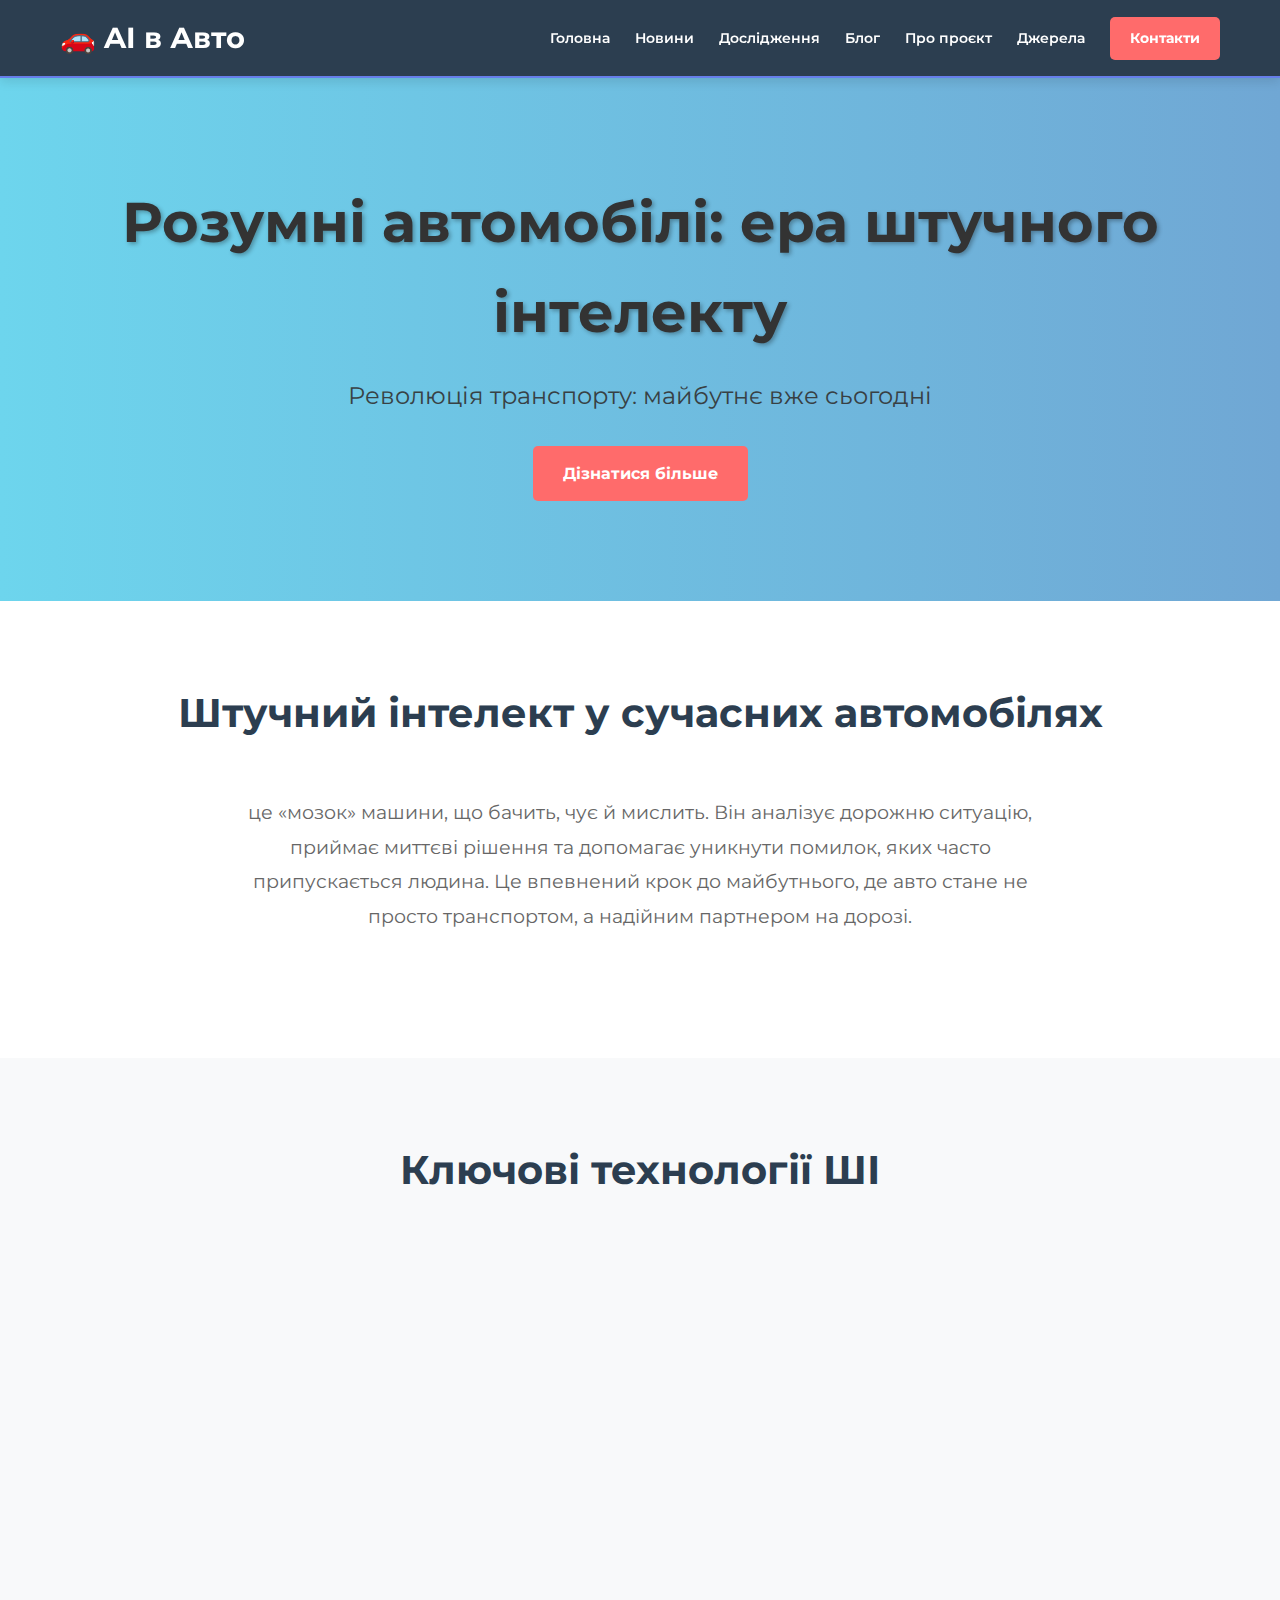
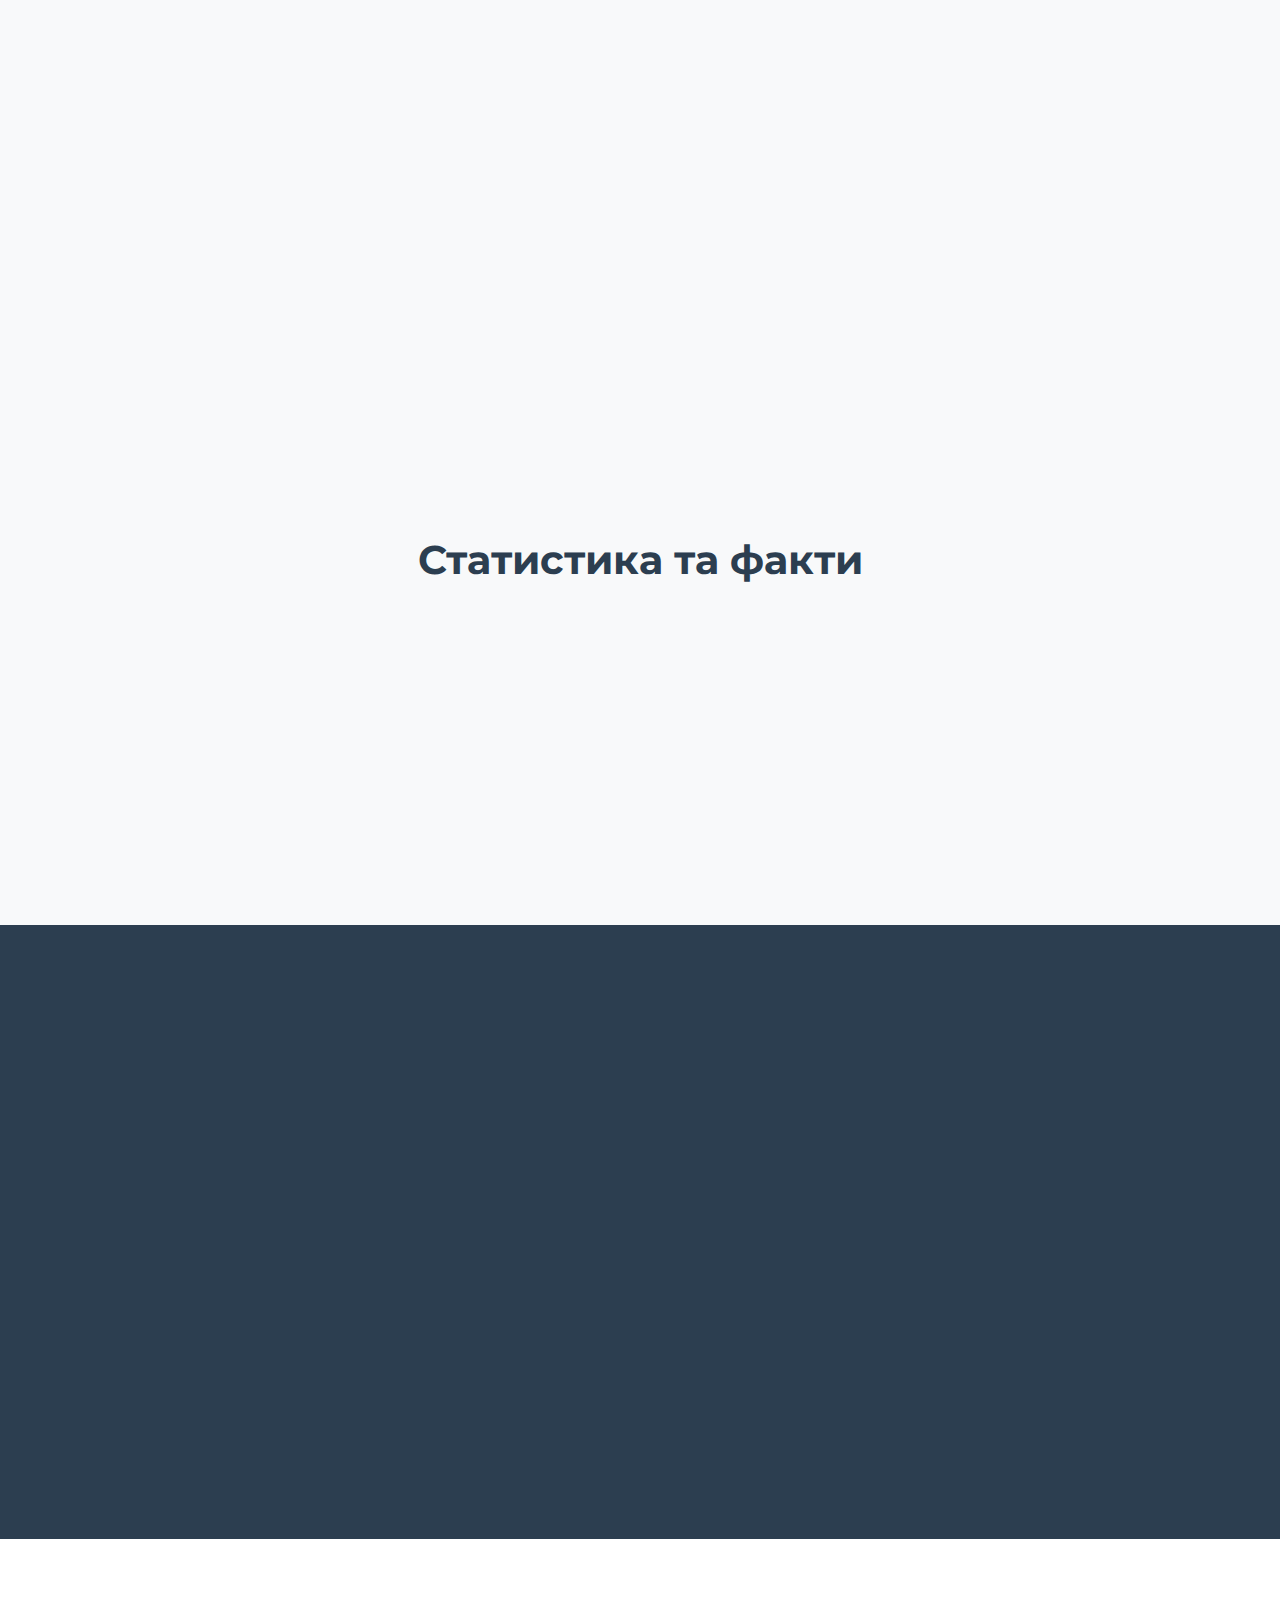
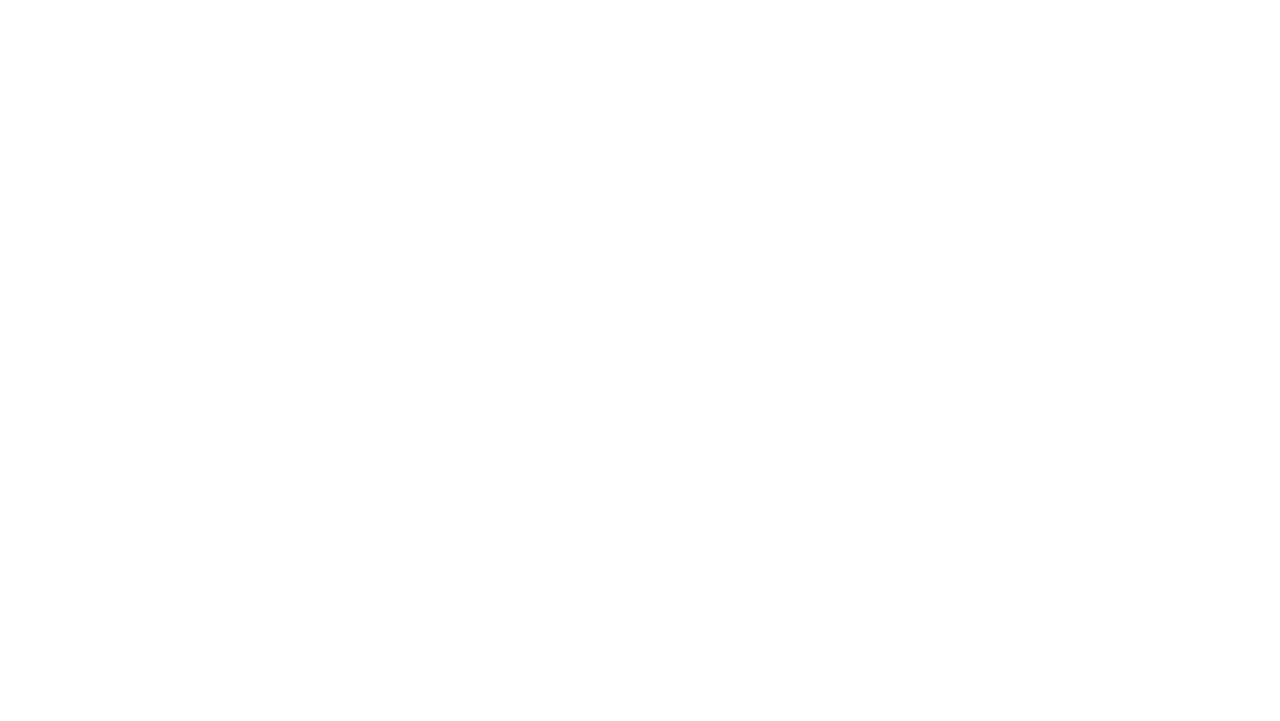
<file: index.html>
<!DOCTYPE html>
<html lang="uk">

<head>
    <meta charset="UTF-8">
    <meta name="viewport" content="width=device-width, initial-scale=1.0">
    <title>Штучний інтелект в автомобілях</title>
    <link rel="stylesheet" href="main.css">
    <link href="https://fonts.googleapis.com/css2?family=Montserrat:wght@400;600;700&display=swap" rel="stylesheet">
</head>

<body>
    <header class="site-header-single">
        <div class="container header-single-container">

            <a href="index.html" class="logo-pro">🚗 AI в Авто</a>

            <div class="header-right-group">
                <nav class="main-nav-pro">
                    <ul>
                        <li><a href="index.html" data-lang-key="nav_home">Головна</a></li>
                        <li><a href="news.html" data-lang-key="nav_news">Новини</a></li>
                        <li><a href="research.html" data-lang-key="nav_research">Дослідження</a></li>
                        <li><a href="blog.html" data-lang-key="nav_blog">Блог</a></li>
                        <li><a href="about.html" data-lang-key="nav_about">Про проєкт</a></li>
                        <li><a href="sources.html" data-lang-key="nav_sources">Джерела</a></li>
                    </ul>
                </nav>

                <a href="contact.html" class="header-cta-button" data-lang-key="contact_button">Контакти</a>
            </div>

            <button class="menu-toggle-pro" aria-label="Відкрити меню" aria-expanded="false">
                &#9776; </button>

        </div>
    </header>
    <section class="hero reveal">
        <div class="container reveal">
            <h1 class="fade-in" data-lang-key="hero_title"> Розумні автомобілі: ера штучного інтелекту</h1>
            <p class="fade-in" data-lang-key="hero_subtitle">Революція транспорту: майбутнє вже сьогодні</p>
            <a href="#features" class="cta-button" data-lang-key="hero_button">Дізнатися більше</a>
        </div>
    </section>

    <section class="section about-section reveal">
        <div class="container">
            <h2 class="section-title" data-lang-key="about_title">Штучний інтелект у сучасних автомобілях</h2>
            <div class="about-content">
                <p data-lang-key="about_text">
                    це «мозок» машини, що бачить, чує й мислить. Він аналізує дорожню ситуацію, приймає миттєві рішення
                    та допомагає уникнути помилок, яких часто припускається людина. Це впевнений крок до майбутнього, де
                    авто стане не просто транспортом, а надійним партнером на дорозі.
                </p>
            </div>
        </div>
    </section>

    <section id="features" class="section features-section">
        <div class="container">
            <h2 class="section-title">Ключові технології ШІ</h2>
            <div class="features-grid">

                <div class="feature-card slide-in reveal">
                    <div class="feature-icon">🤖</div>
                    <h3>Автопілот</h3>
                    <p>Повністю автономне керування транспортом без втручання людини.</p>
                    <a href="autopilot.html" class="cta-button small">Детальніше</a>
                </div>

                <div class="feature-card slide-in reveal">
                    <div class="feature-icon">👁️</div>
                    <h3>Комп'ютерний зір</h3>
                    <p>Розпізнавання об’єктів, пішоходів і знаків на дорозі в реальному часі.</p>
                    <a href="vision.html" class="cta-button small">Детальніше</a>
                </div>

                <div class="feature-card slide-in reveal">
                    <div class="feature-icon">🛡️</div>
                    <h3>Системи безпеки</h3>
                    <p>ШІ контролює дистанцію, попереджає зіткнення і гальмує за потреби.</p>
                    <a href="safety.html" class="cta-button small">Детальніше</a>
                </div>

                <div class="feature-card slide-in reveal">
                    <div class="feature-icon">🗺️</div>
                    <h3>Розумна навігація</h3>
                    <p>Вибір найкращого маршруту з урахуванням заторів, погоди і стилю водіння.</p>
                    <a href="navigation.html" class="cta-button small">Детальніше</a>
                </div>

                <div class="feature-card slide-in reveal">
                    <div class="feature-icon">⚡</div>
                    <h3>Енергоефективність</h3>
                    <p>Алгоритми оптимізують витрату енергії для зменшення викидів і витрат.</p>
                    <a href="energy.html" class="cta-button small">Детальніше</a>
                </div>

                <div class="feature-card slide-in reveal">
                    <div class="feature-icon">🗣️</div>
                    <h3>Голосове управління</h3>
                    <p>Водій може керувати функціями авто за допомогою голосу.</p>
                    <a href="voice.html" class="cta-button small">Детальніше</a>
                </div>

            </div>
        </div>
    </section>

    <section id="stats" class="section stats-section">
        <div class="container">
            <h2 class="section-title">Статистика та факти</h2>
            <div class="stats-grid">
                <div class="stat-item reveal">
                    <div class="stat-number">94%</div>
                    <div class="stat-label">аварій спричинені людським фактором</div>
                </div>
                <div class="stat-item reveal">
                    <div class="stat-number">90%</div>
                    <div class="stat-label">зменшення аварій завдяки ШІ</div>
                </div>
                <div class="stat-item reveal">
                    <div class="stat-number">20%</div>
                    <div class="stat-label">економія палива</div>
                </div>
                <div class="stat-item reveal">
                    <div class="stat-number">2030</div>
                    <div class="stat-label">рік масового впровадження</div>
                </div>
            </div>
        </div>
    </section>
    <section class="section benefits-section">
        <div class="container">
            <h2 class="section-title">Переваги ШІ в автомобілях</h2>
            <div class="benefits-grid">
                <div class="benefit-item reveal">
                    <div class="benefit-icon">✅</div>
                    <div>
                        <h4>Підвищення безпеки</h4>
                        <p>Зменшення кількості аварій та травматизму</p>
                    </div>
                </div>
                <div class="benefit-item reveal">
                    <div class="benefit-icon">💰</div>
                    <div>
                        <h4>Економія коштів</h4>
                        <p>Зниження витрат на паливо та обслуговування</p>
                    </div>
                </div>
                <div class="benefit-item reveal">
                    <div class="benefit-icon">🌍</div>
                    <div>
                        <h4>Екологічність</h4>
                        <p>Зменшення викидів шкідливих речовин</p>
                    </div>
                </div>
                <div class="benefit-item reveal">
                    <div class="benefit-icon">♿</div>
                    <div>
                        <h4>Доступність</h4>
                        <p>Мобільність для людей з обмеженими можливостями</p>
                    </div>
                </div>
                <div class="benefit-item reveal">
                    <div class="benefit-icon">⏰</div>
                    <div>
                        <h4>Економія часу</h4>
                        <p>Оптимізація маршрутів та зменшення пробок</p>
                    </div>
                </div>
                <div class="benefit-item reveal">
                    <div class="benefit-icon">😌</div>
                    <div>
                        <h4>Комфорт</h4>
                        <p>Зменшення стресу від водіння</p>
                    </div>
                </div>
            </div>
        </div>
    </section>
    <section id="future" class="section future-section reveal">
        <div class="container">
            <h2 class="section-title">Майбутнє ШІ в автомобілях</h2>
            <p class="future-description">
                У найближчі роки автомобілі стануть повністю автономними, а дороги — максимально безпечними.
            </p>
            <div class="timeline">
                <div class="timeline-item reveal">
                    <div class="timeline-year">2025</div>
                    <p>Активне тестування автопілотів 5 рівня.</p>
                </div>
                <div class="timeline-item reveal">
                    <div class="timeline-year">2027</div>
                    <p>Інтеграція ШІ у вантажний транспорт і громадський сектор.</p>
                </div>
                <div class="timeline-item reveal">
                    <div class="timeline-year">2030</div>
                    <p>Масове використання безпілотних авто у світі.</p>
                </div>
                <div class="timeline-item reveal">
                    <div class="timeline-year">2035</div>
                    <p>Розумні дороги, які спілкуються з автомобілями через ШІ.</p>
                </div>
            </div>
        </div>
    </section>


    <script src="script.js"></script>

</body>

</html>
</file>
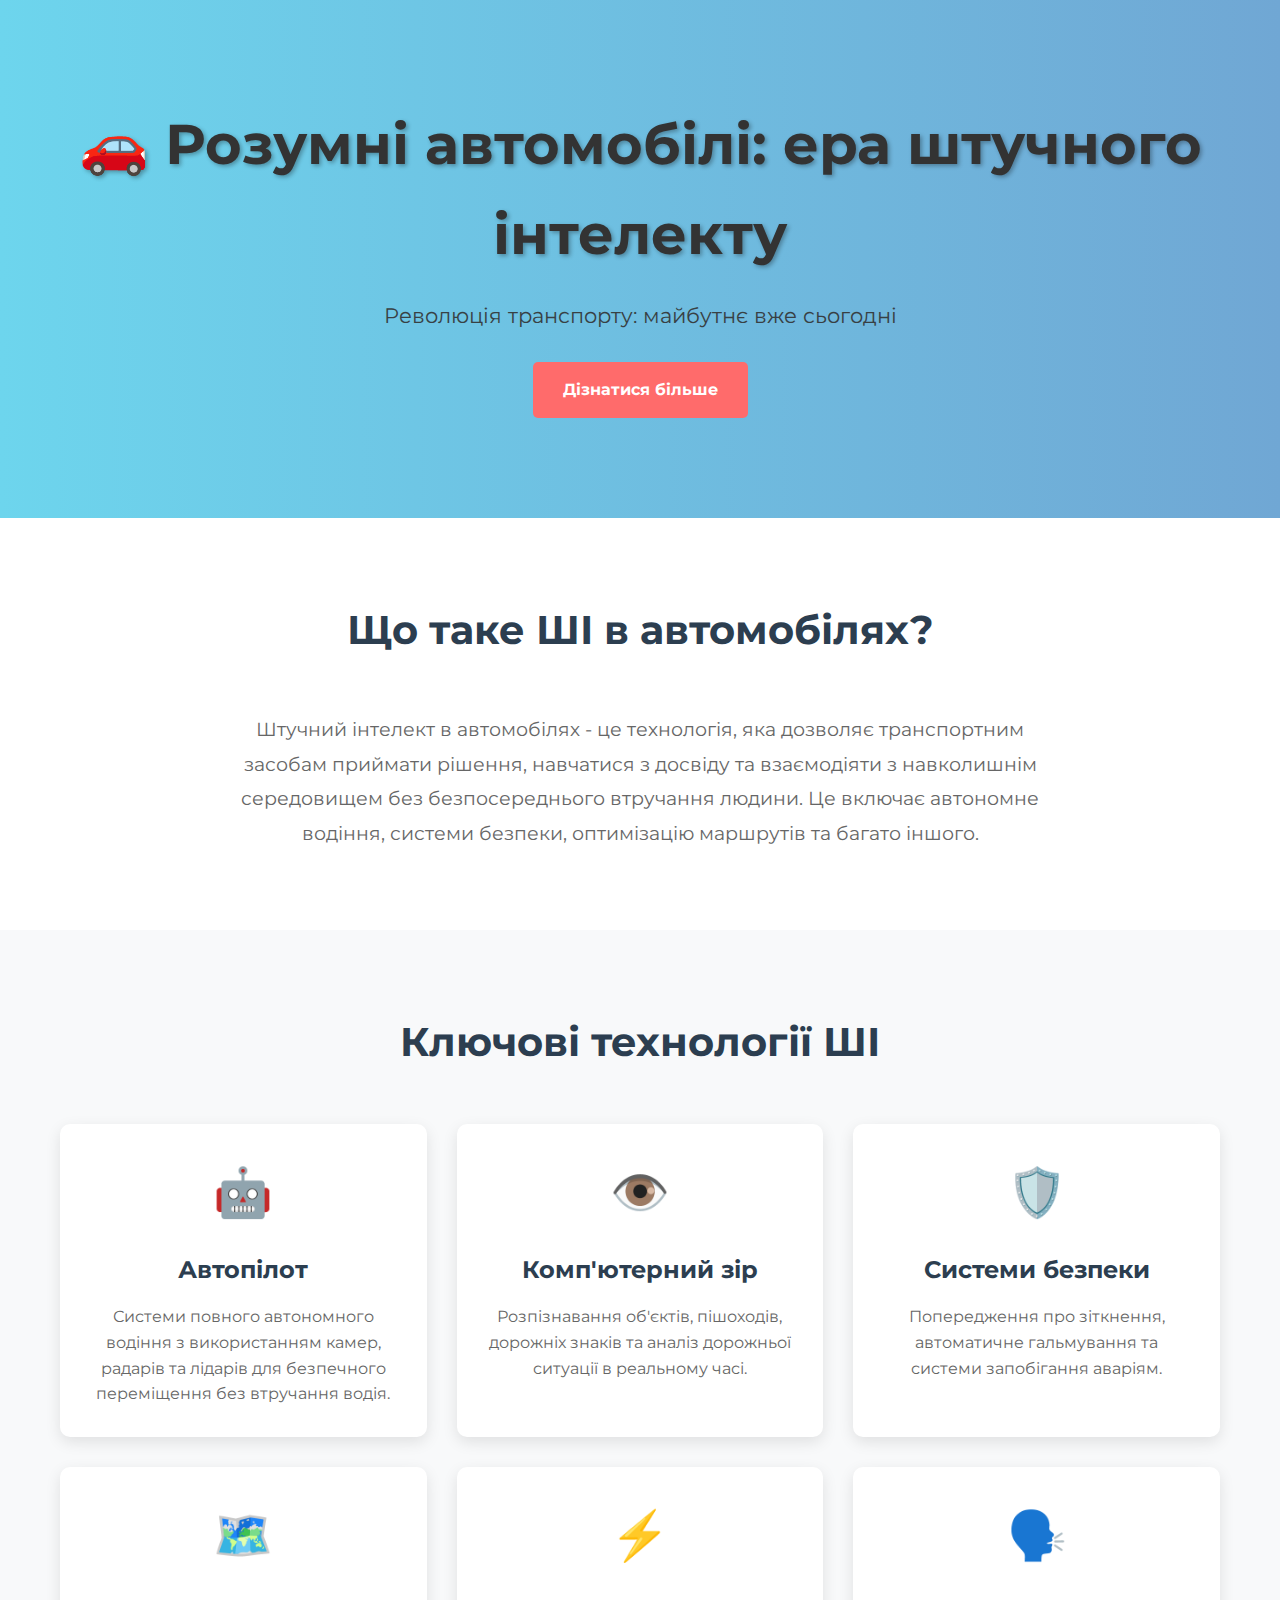
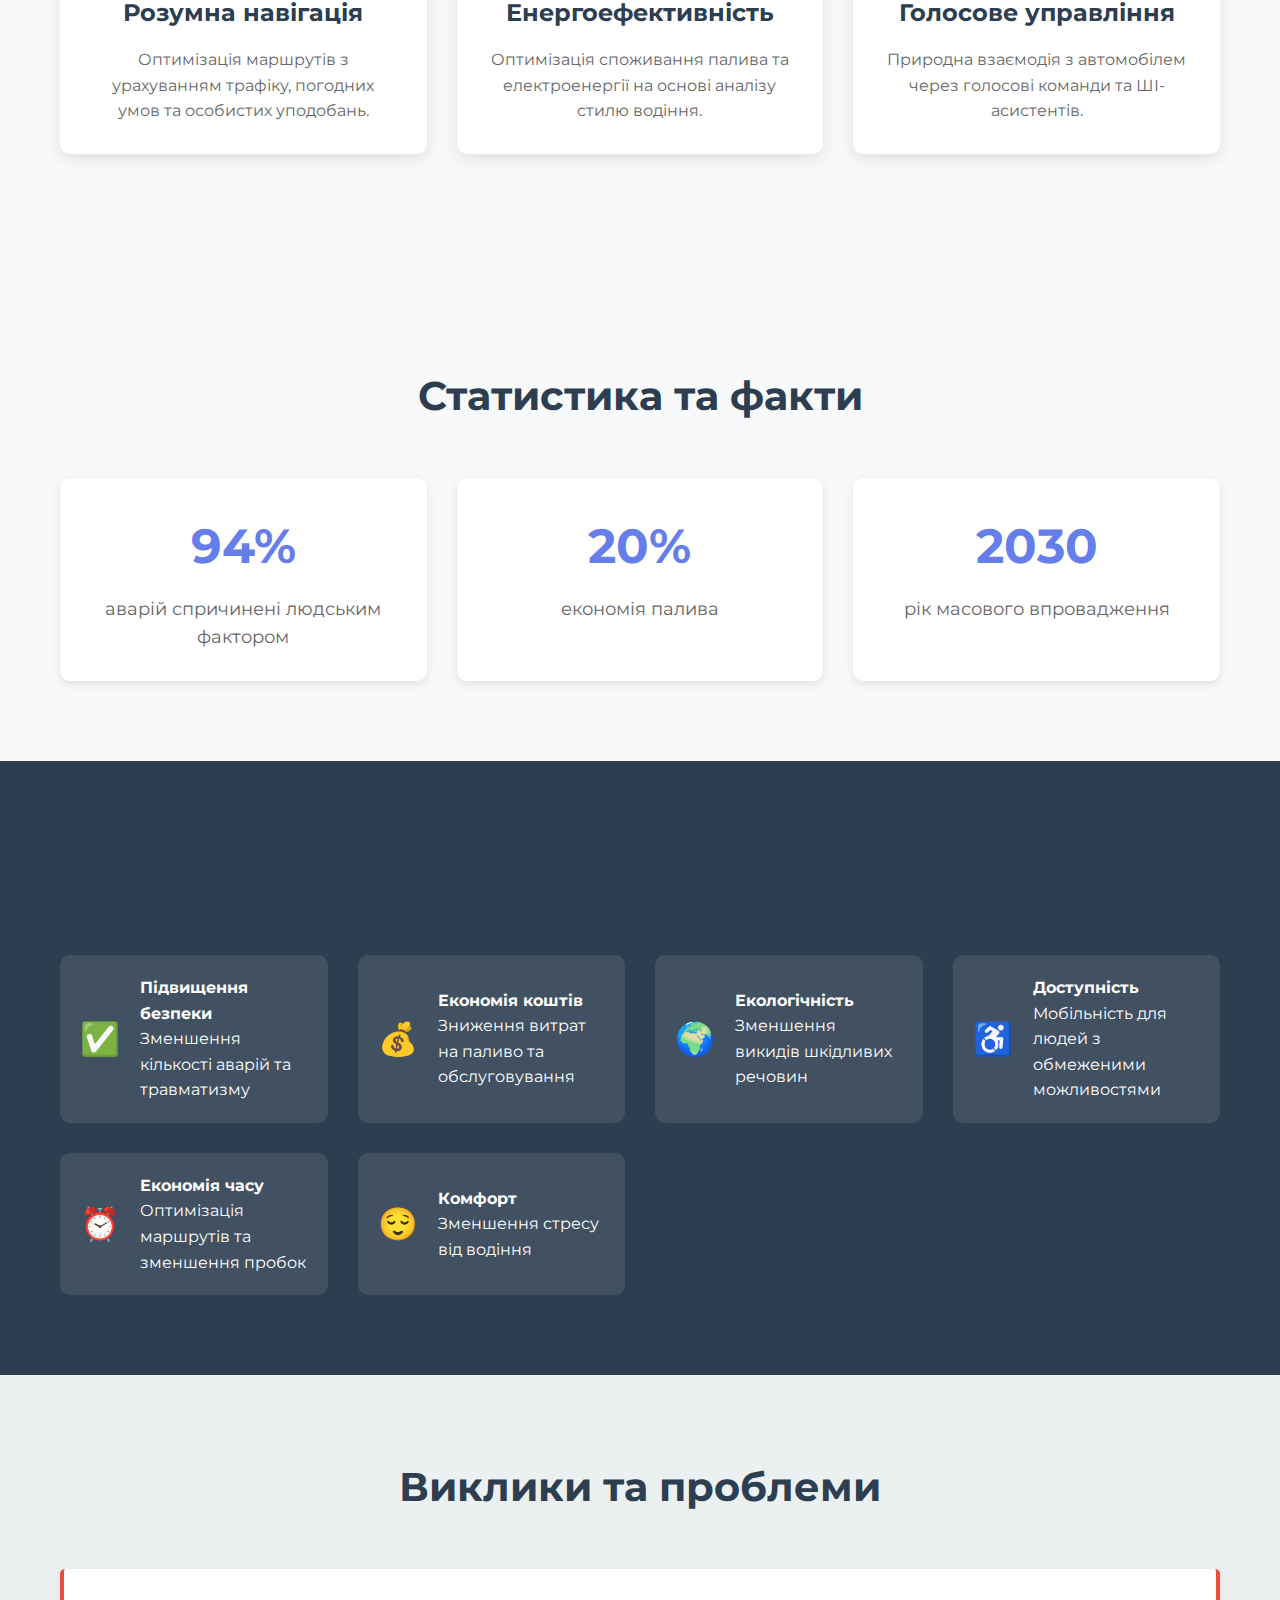
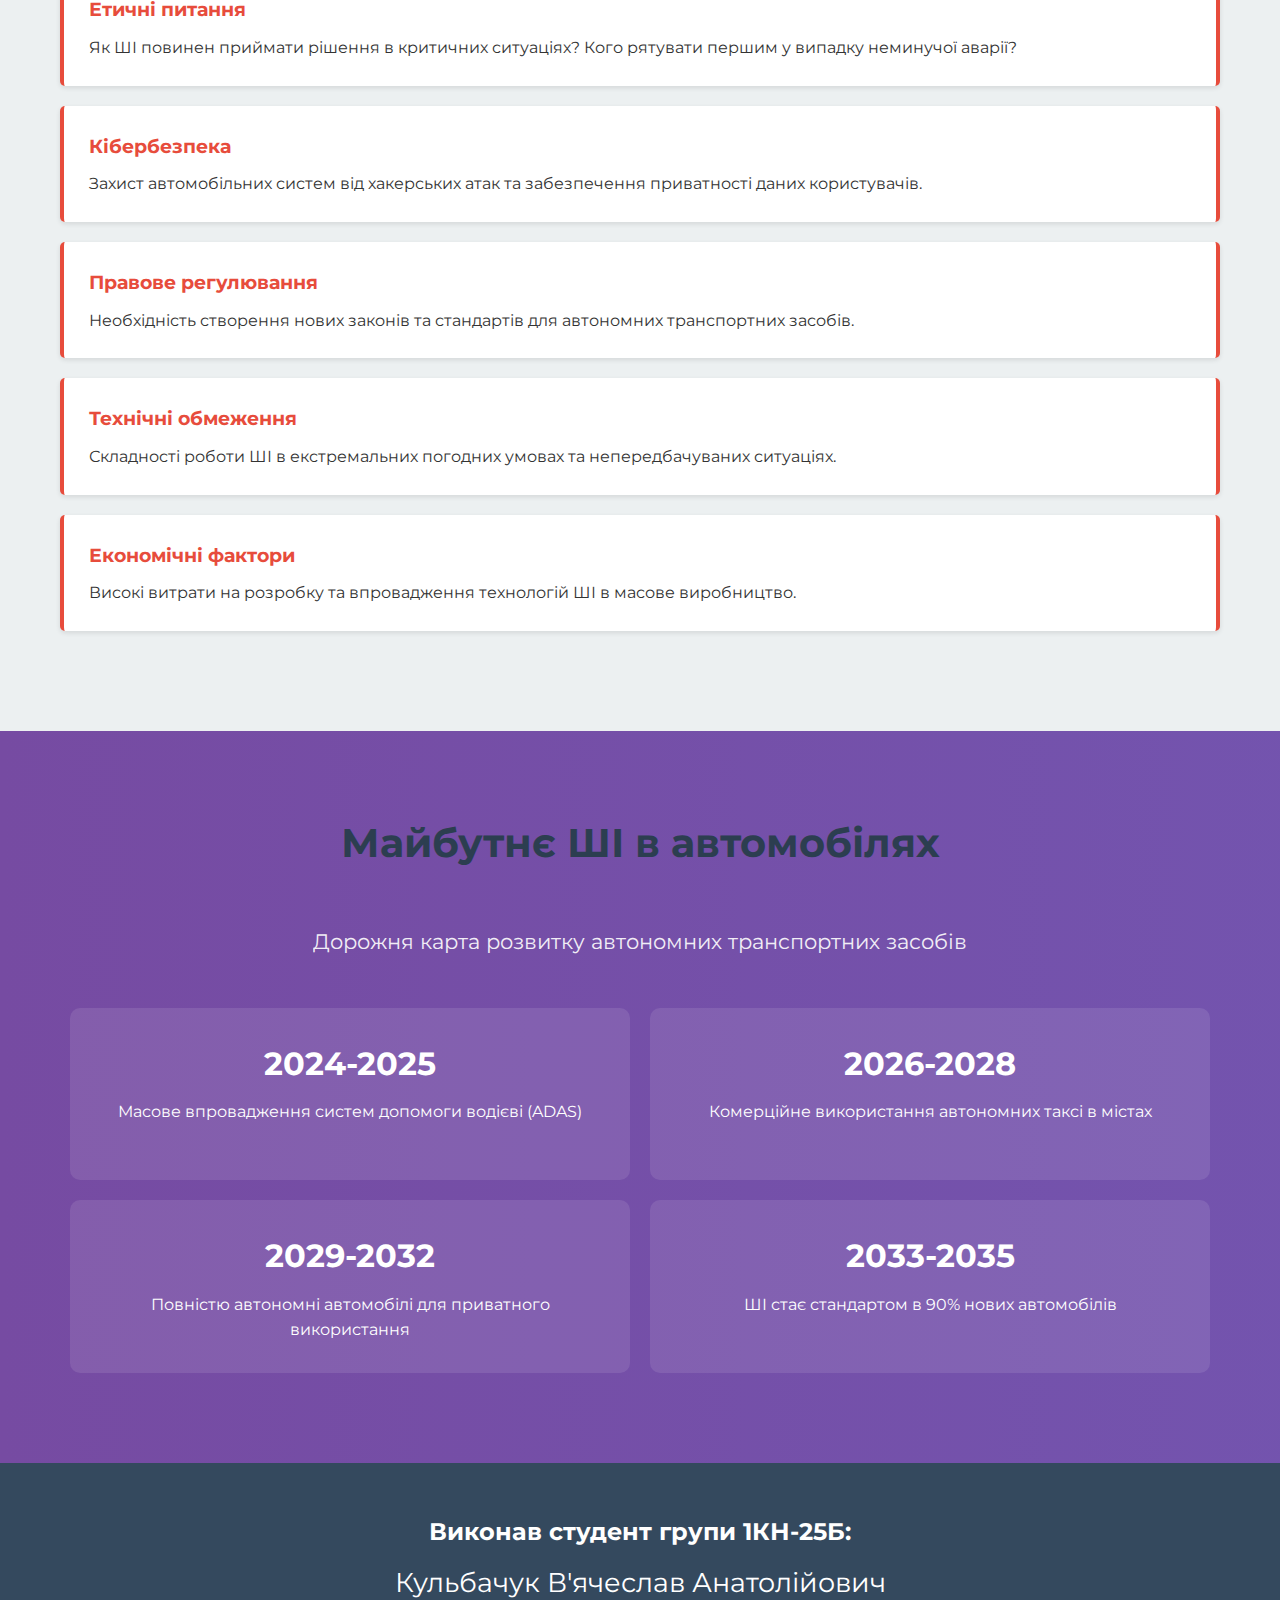
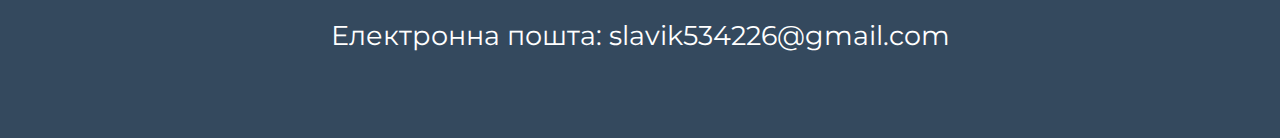
<file: ai_auto/index.html>
<html lang="uk">

<head>
    <meta charset="UTF-8">
    <meta name="viewport" content="width=device-width, initial-scale=1.0">
    <title>Штучний Інтелект в Автомобілях</title>
    <link rel="stylesheet" href="main.css">
    <link rel="preconnect" href="https://fonts.googleapis.com">
    <link rel="preconnect" href="https://fonts.gstatic.com" crossorigin>
    <link href="https://fonts.googleapis.com/css2?family=Montserrat:ital,wght@0,100..900;1,100..900&display=swap"
        rel="stylesheet">
</head>

<body>

    <section class="hero">
        <div class="container">
            <h1 class="fade-in">🚗 Розумні автомобілі: ера штучного інтелекту</h1>
            <p class="fade-in">Революція транспорту: майбутнє вже сьогодні</p>
            <a href="#features" class="cta-button">
                Дізнатися більше
            </a>
        </div>
    </section>


    <section class="section">
        <div class="container">
            <h2 class="section-title">Що таке ШІ в автомобілях?</h2>
            <div class="about-content">
                <p>
                    Штучний інтелект в автомобілях - це технологія, яка дозволяє
                    транспортним засобам приймати рішення, навчатися з досвіду та
                    взаємодіяти з навколишнім середовищем без безпосереднього
                    втручання людини. Це включає автономне водіння, системи безпеки,
                    оптимізацію маршрутів та багато іншого.
            </div>
        </div>
    </section>


    <section id="features" class="section features-section">
        <div class="container">
            <h2 class="section-title">Ключові технології ШІ</h2>
            <div class="features-grid">
                <div class="feature-card slide-in">
                    <div class="feature-icon">🤖</div>
                    <h3>Автопілот</h3>
                    <p>
                        Системи повного автономного водіння з використанням камер,
                        радарів та лідарів для безпечного переміщення без втручання
                        водія.
                    </p>
                </div>

                <div class="feature-card slide-in">
                    <div class="feature-icon">👁️</div>
                    <h3>Комп'ютерний зір</h3>
                    <p>
                        Розпізнавання об'єктів, пішоходів, дорожніх знаків та аналіз
                        дорожньої ситуації в реальному часі.
                    </p>
                </div>

                <div class="feature-card slide-in">
                    <div class="feature-icon">🛡️</div>
                    <h3>Системи безпеки</h3>
                    <p>
                        Попередження про зіткнення, автоматичне гальмування та системи
                        запобігання аваріям.
                    </p>
                </div>

                <div class="feature-card slide-in">
                    <div class="feature-icon">🗺️</div>
                    <h3>Розумна навігація</h3>
                    <p>
                        Оптимізація маршрутів з урахуванням трафіку, погодних умов та
                        особистих уподобань.
                    </p>
                </div>

                <div class="feature-card slide-in">
                    <div class="feature-icon">⚡</div>
                    <h3>Енергоефективність</h3>
                    <p>
                        Оптимізація споживання палива та електроенергії на основі
                        аналізу стилю водіння.
                    </p>
                </div>

                <div class="feature-card slide-in">
                    <div class="feature-icon">🗣️</div>
                    <h3>Голосове управління</h3>
                    <p>
                        Природна взаємодія з автомобілем через голосові команди та
                        ШІ-асистентів.
                    </p>
                </div>
            </div>
        </div>
    </section>

    <!-- Statistics Section -->
    <section class="section stats-section">
        <div class="container">
            <h2 class="section-title">Статистика та факти</h2>
            <div class="stats-grid">
                <div class="stat-item">
                    <div class="stat-number">94%</div>
                    <div class="stat-label">
                        аварій спричинені людським фактором
                    </div>
                </div>

                <div class="stat-item">
                    <div class="stat-number">20%</div>
                    <div class="stat-label">економія палива</div>
                </div>
                <div class="stat-item">
                    <div class="stat-number">2030</div>
                    <div class="stat-label">рік масового впровадження</div>
                </div>
            </div>
        </div>
    </section>

    <!-- Benefits Section -->
    <section class="section benefits-section">
        <div class="container">
            <h2 class="section-title">Переваги ШІ в автомобілях</h2>
            <div class="benefits-grid">
                <div class="benefit-item">
                    <div class="benefit-icon">✅</div>
                    <div>
                        <h4>Підвищення безпеки</h4>
                        <p>Зменшення кількості аварій та травматизму</p>
                    </div>
                </div>
                <div class="benefit-item">
                    <div class="benefit-icon">💰</div>
                    <div>
                        <h4>Економія коштів</h4>
                        <p>Зниження витрат на паливо та обслуговування</p>
                    </div>
                </div>
                <div class="benefit-item">
                    <div class="benefit-icon">🌍</div>
                    <div>
                        <h4>Екологічність</h4>
                        <p>Зменшення викидів шкідливих речовин</p>
                    </div>
                </div>
                <div class="benefit-item">
                    <div class="benefit-icon">♿</div>
                    <div>
                        <h4>Доступність</h4>
                        <p>Мобільність для людей з обмеженими можливостями</p>
                    </div>
                </div>
                <div class="benefit-item">
                    <div class="benefit-icon">⏰</div>
                    <div>
                        <h4>Економія часу</h4>
                        <p>Оптимізація маршрутів та зменшення пробок</p>
                    </div>
                </div>
                <div class="benefit-item">
                    <div class="benefit-icon">😌</div>
                    <div>
                        <h4>Комфорт</h4>
                        <p>Зменшення стресу від водіння</p>
                    </div>
                </div>
            </div>
        </div>
    </section>


    <section class="section challenges-section">
        <div class="container">
            <h2 class="section-title">Виклики та проблеми</h2>
            <div class="challenge-item">
                <h4>Етичні питання</h4>
                <p>
                    Як ШІ повинен приймати рішення в критичних ситуаціях? Кого
                    рятувати першим у випадку неминучої аварії?
                </p>
            </div>
            <div class="challenge-item">
                <h4>Кібербезпека</h4>
                <p>
                    Захист автомобільних систем від хакерських атак та забезпечення
                    приватності даних користувачів.
                </p>
            </div>
            <div class="challenge-item">
                <h4>Правове регулювання</h4>
                <p>
                    Необхідність створення нових законів та стандартів для автономних
                    транспортних засобів.
                </p>
            </div>
            <div class="challenge-item">
                <h4>Технічні обмеження</h4>
                <p>
                    Складності роботи ШІ в екстремальних погодних умовах та
                    непередбачуваних ситуаціях.
                </p>
            </div>
            <div class="challenge-item">
                <h4>Економічні фактори</h4>
                <p>
                    Високі витрати на розробку та впровадження технологій ШІ в масове
                    виробництво.
                </p>
            </div>
        </div>
    </section>

    <!-- Future Section -->
    <section class="section future-section">
        <div class="container">
            <h2 class="section-title">Майбутнє ШІ в автомобілях</h2>
            <p class="future-description">
                Дорожня карта розвитку автономних транспортних засобів
            </p>
            <div class="timeline">
                <div class="timeline-item">
                    <div class="timeline-year">2024-2025</div>
                    <p>Масове впровадження систем допомоги водієві (ADAS)</p>
                </div>
                <div class="timeline-item">
                    <div class="timeline-year">2026-2028</div>
                    <p>Комерційне використання автономних таксі в містах</p>
                </div>
                <div class="timeline-item">
                    <div class="timeline-year">2029-2032</div>
                    <p>Повністю автономні автомобілі для приватного використання</p>
                </div>
                <div class="timeline-item">
                    <div class="timeline-year">2033-2035</div>
                    <p>ШІ стає стандартом в 90% нових автомобілів</p>
                </div>
            </div>
        </div>
    </section>
    <footer class="footer">
        <div class="container">
            <div class="footer-content">
                <h2 class="whoDo">
                    Виконав студент групи 1КН-25Б:
                </h2>
                <p class="name">Кульбачук В'ячеслав Анатолійович</p>
                <p class="gmail">Електронна пошта: slavik534226@gmail.com</p>
            </div>
        </div>
    </footer>



</body>

</html>
</file>
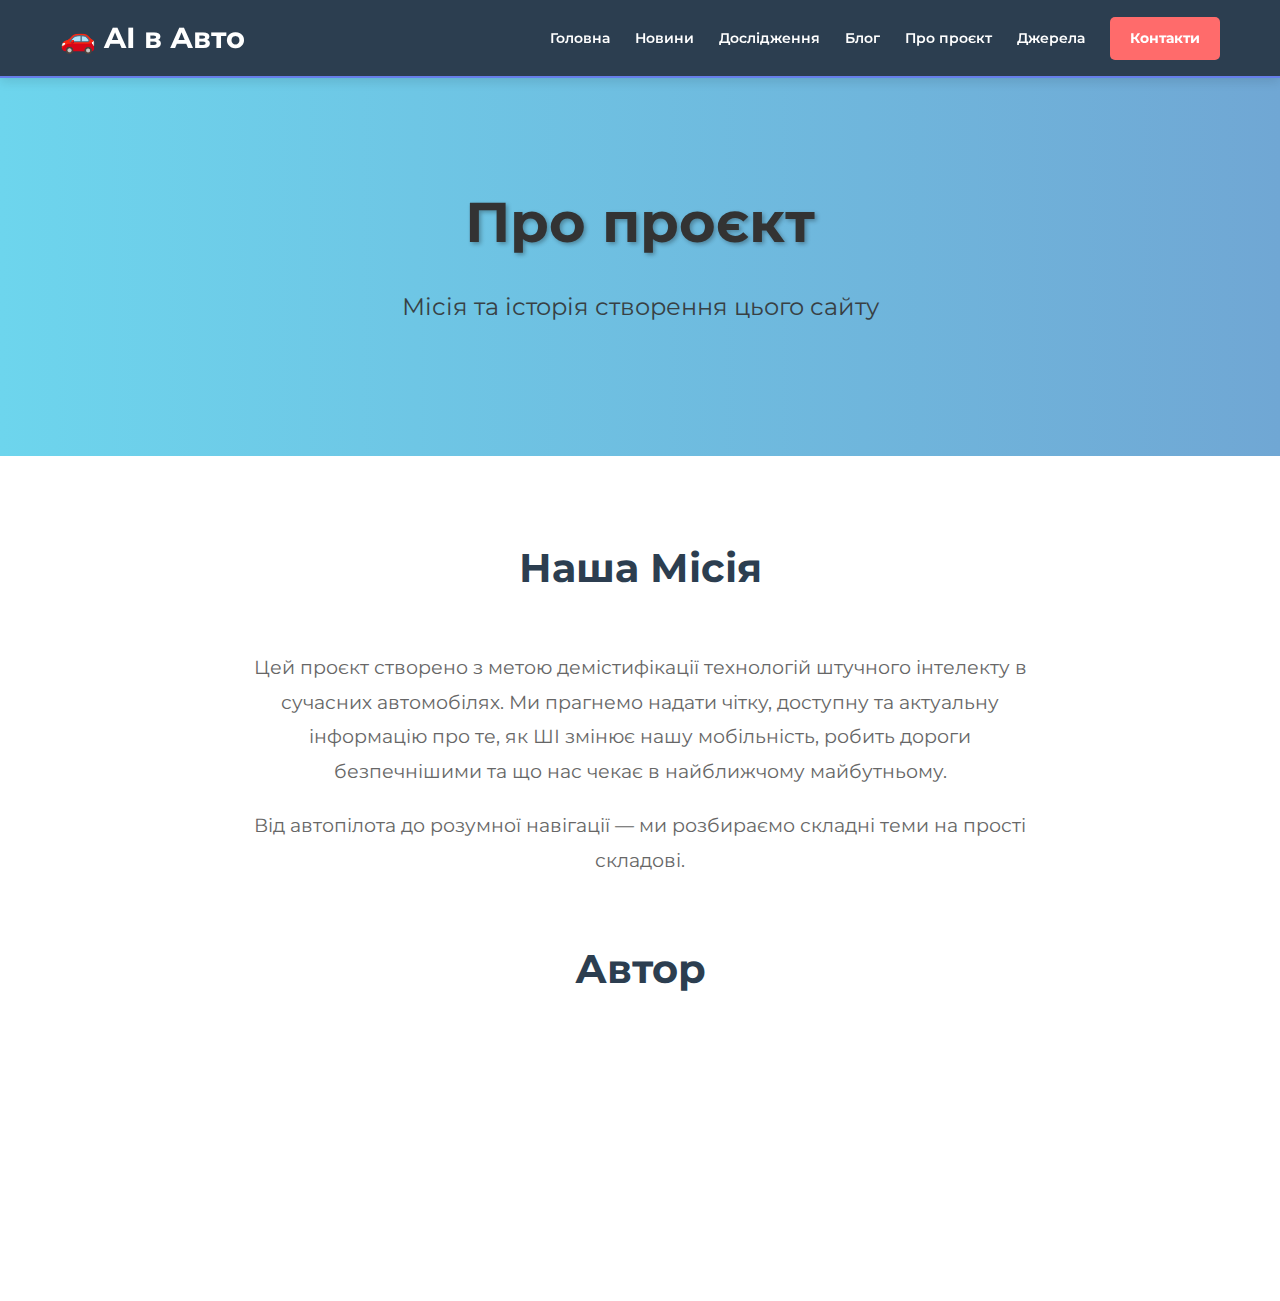
<file: about.html>
<!DOCTYPE html>
<html lang="uk">

<head>
    <meta charset="UTF-8">
    <meta name="viewport" content="width=device-width, initial-scale=1.0">
    <title>Про проєкт — ШІ в автомобілях</title>
    <link rel="stylesheet" href="main.css">
    <link href="https://fonts.googleapis.com/css2?family=Montserrat:wght@400;600;700&display=swap" rel="stylesheet">
</head>

<body>
    <header class="site-header-single">
        <div class="container header-single-container">

            <a href="index.html" class="logo-pro">🚗 AI в Авто</a>

            <div class="header-right-group">
                <nav class="main-nav-pro">
                    <ul>
                        <li><a href="index.html" data-lang-key="nav_home">Головна</a></li>
                        <li><a href="news.html" data-lang-key="nav_news">Новини</a></li>
                        <li><a href="research.html" data-lang-key="nav_research">Дослідження</a></li>
                        <li><a href="blog.html" data-lang-key="nav_blog">Блог</a></li>
                        <li><a href="about.html" data-lang-key="nav_about">Про проєкт</a></li>
                        <li><a href="sources.html" data-lang-key="nav_sources">Джерела</a></li>
                    </ul>
                </nav>

                <a href="contact.html" class="header-cta-button" data-lang-key="contact_button">Контакти</a>
            </div>

            <button class="menu-toggle-pro" aria-label="Відкрити меню" aria-expanded="false">
                &#9776; </button>

        </div>
    </header>


    <section class="hero reveal">
        <div class="container">
            <h1>Про проєкт</h1>
            <p>Місія та історія створення цього сайту</p>
        </div>
    </section>

    <section class="section reveal">
        <div class="container">
            <h2 class="section-title">Наша Місія</h2>
            <div class="about-content">
                <p>
                    Цей проєкт створено з метою демістифікації технологій штучного інтелекту в сучасних автомобілях.
                    Ми прагнемо надати чітку, доступну та актуальну інформацію про те, як ШІ змінює нашу мобільність,
                    робить дороги безпечнішими та що нас чекає в найближчому майбутньому.
                </p>
                <p style="margin-top: 20px;">
                    Від автопілота до розумної навігації — ми розбираємо складні теми на прості складові.
                </p>
            </div>

            <h2 class="section-title" style="margin-top: 60px;">Автор</h2>
            <div class="stat-item reveal" style="max-width: 500px; margin: 0 auto; text-align: left;">
                <h3 class_name="name" style="font-size: 1.5rem; color: #2c3e50;">Кульбачук В.А.</h3>
                <p class="whoDo" style="font-size: 1.1rem; color: #667eea; font-weight: 600; margin-bottom: 10px;">
                    Студент групи 1КН-25Б</p>
                <p class="gmail" style="margin-top: 15px; font-size: 1.1rem; font-weight: 600;">📧
                    slavik534226@gmail.com</p>
            </div>

        </div>
    </section>


    <script src="script.js"></script>
</body>

</html>
</file>
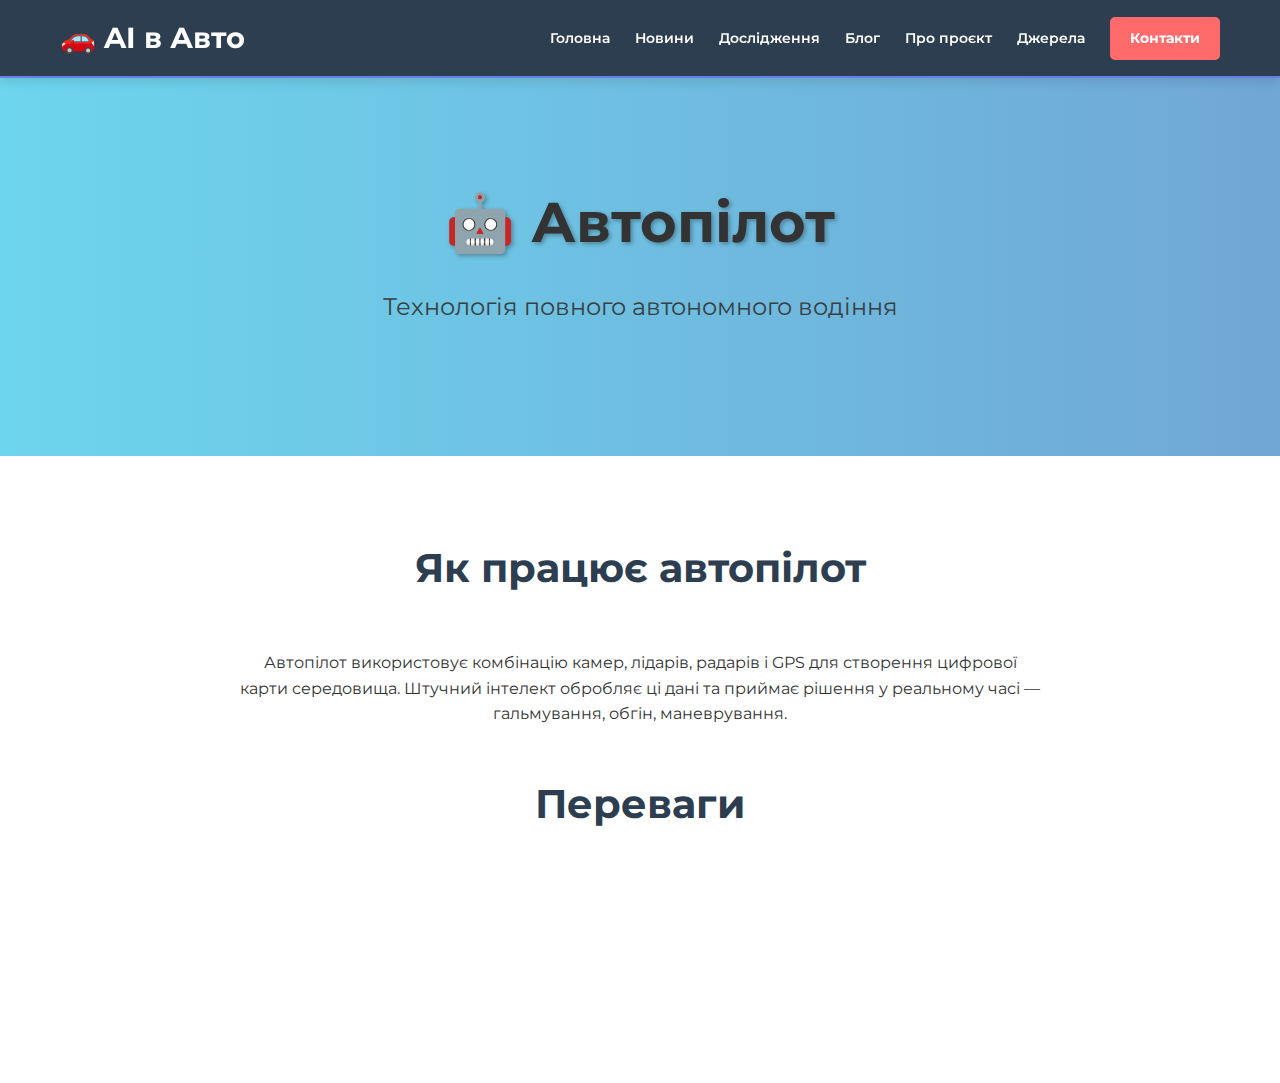
<file: autopilot.html>
<!DOCTYPE html>
<html lang="uk">

<head>
  <meta charset="UTF-8">
  <meta name="viewport" content="width=device-width, initial-scale=1.0">
  <title>Автопілот — ШІ в автомобілях</title>
  <link rel="stylesheet" href="main.css">
  <link href="https://fonts.googleapis.com/css2?family=Montserrat:wght@400;600;700&display=swap" rel="stylesheet">
</head>

<body>
  <header class="site-header-single">
    <div class="container header-single-container">

      <a href="index.html" class="logo-pro">🚗 AI в Авто</a>

      <div class="header-right-group">
        <nav class="main-nav-pro">
          <ul>
            <li><a href="index.html" data-lang-key="nav_home">Головна</a></li>
            <li><a href="news.html" data-lang-key="nav_news">Новини</a></li>
            <li><a href="research.html" data-lang-key="nav_research">Дослідження</a></li>
            <li><a href="blog.html" data-lang-key="nav_blog">Блог</a></li>
            <li><a href="about.html" data-lang-key="nav_about">Про проєкт</a></li>
            <li><a href="sources.html" data-lang-key="nav_sources">Джерела</a></li>
          </ul>
        </nav>

        <a href="contact.html" class="header-cta-button" data-lang-key="contact_button">Контакти</a>
      </div>

      <button class="menu-toggle-pro" aria-label="Відкрити меню" aria-expanded="false">
        &#9776; </button>

    </div>
  </header>
  <section class="hero reveal">
    <div class="container reveal">
      <h1>🤖 Автопілот</h1>
      <p>Технологія повного автономного водіння</p>
    </div>
  </section>

  <section class="section reveal">
    <div class="container reveal">
      <h2 class="section-title">Як працює автопілот</h2>
      <p class="about-content">
        Автопілот використовує комбінацію камер, лідарів, радарів і GPS для створення цифрової карти середовища.
        Штучний інтелект обробляє ці дані та приймає рішення у реальному часі — гальмування, обгін, маневрування.
      </p>

      <h2 class="section-title">Переваги</h2>
      <div class="benefits-grid">
        <div class="benefit-item reveal">
          <div class="benefit-icon">🧠</div>
          <div>
            <h4>Точність</h4>
            <p>Система реагує швидше за людину.</p>
          </div>
        </div>
        <div class="benefit-item reveal">
          <div class="benefit-icon">🚘</div>
          <div>
            <h4>Безпечність</h4>
            <p>Зниження кількості аварій.</p>
          </div>
        </div>
        <div class="benefit-item reveal">
          <div class="benefit-icon">⚙️</div>
          <div>
            <h4>Навчання</h4>
            <p>ШІ вдосконалюється з досвідом.</p>
          </div>
        </div>
      </div>
    </div>
  </section>


  <script src="script.js"></script>

</body>

</html>
</file>
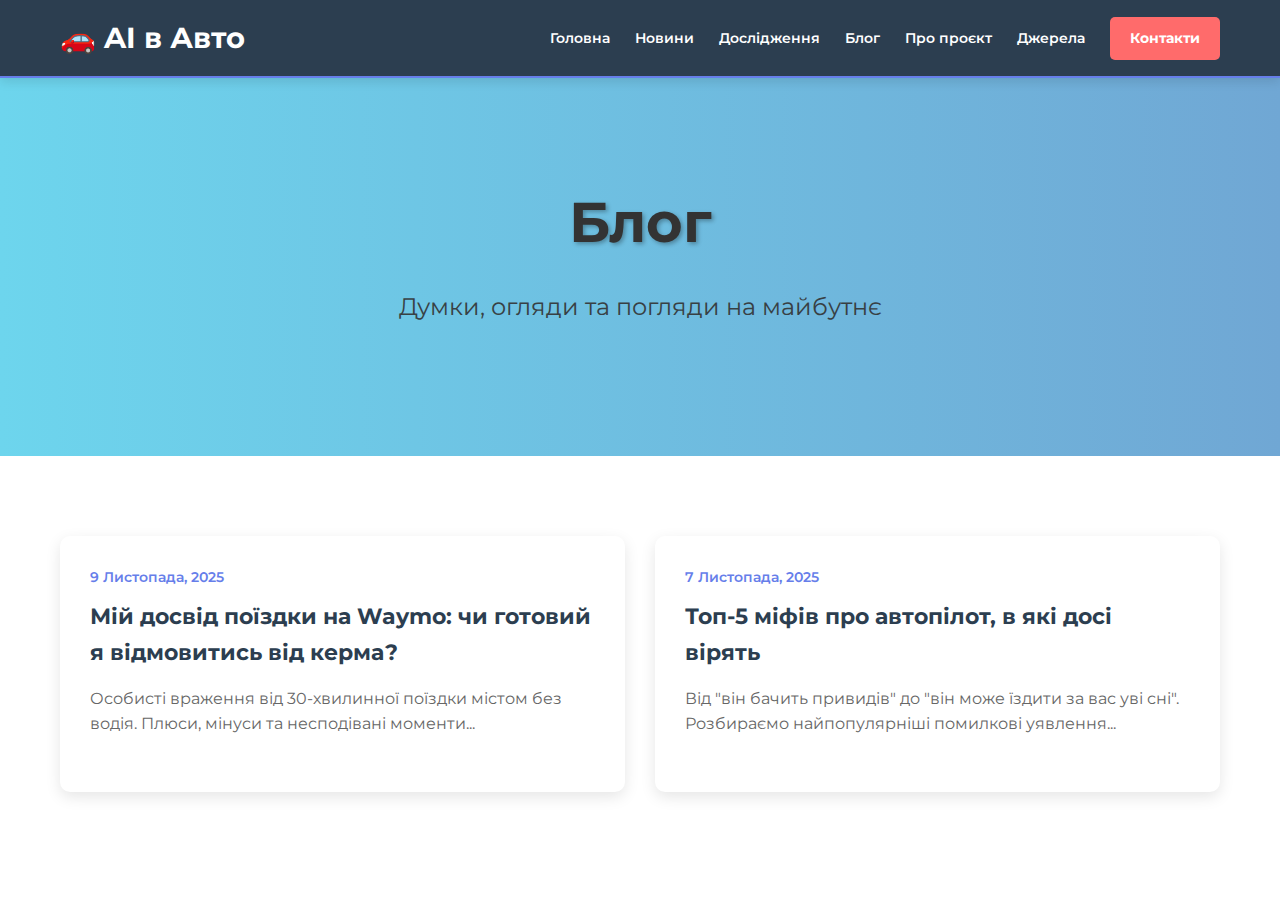
<file: blog.html>
<!DOCTYPE html>
<html lang="uk">

<head>
    <meta charset="UTF-8">
    <meta name="viewport" content="width=device-width, initial-scale=1.0">
    <title>Блог — ШІ в автомобілях</title>
    <link rel="stylesheet" href="main.css">
    <link href="https://fonts.googleapis.com/css2?family=Montserrat:wght@400;600;700&display=swap" rel="stylesheet">
</head>

<body>
    <header class="site-header-single">
        <div class="container header-single-container">

            <a href="index.html" class="logo-pro">🚗 AI в Авто</a>

            <div class="header-right-group">
                <nav class="main-nav-pro">
                    <ul>
                        <li><a href="index.html" data-lang-key="nav_home">Головна</a></li>
                        <li><a href="news.html" data-lang-key="nav_news">Новини</a></li>
                        <li><a href="research.html" data-lang-key="nav_research">Дослідження</a></li>
                        <li><a href="blog.html" data-lang-key="nav_blog">Блог</a></li>
                        <li><a href="about.html" data-lang-key="nav_about">Про проєкт</a></li>
                        <li><a href="sources.html" data-lang-key="nav_sources">Джерела</a></li>
                    </ul>
                </nav>

                <a href="contact.html" class="header-cta-button" data-lang-key="contact_button">Контакти</a>
            </div>

            <button class="menu-toggle-pro" aria-label="Відкрити меню" aria-expanded="false">
                &#9776; </button>

        </div>
    </header>

    <section class="hero reveal">
        <div class="container">
            <h1>Блог</h1>
            <p>Думки, огляди та погляди на майбутнє</p>
        </div>
    </section>

    <section class="section">
        <div class="container">
            <div class="news-grid">

                <div class="news-item reveal">
                    <span class="news-date">9 Листопада, 2025</span>
                    <h3>Мій досвід поїздки на Waymo: чи готовий я відмовитись від керма?</h3>
                    <p>Особисті враження від 30-хвилинної поїздки містом без водія. Плюси, мінуси та несподівані
                        моменти...</p>

                </div>

                <div class="news-item reveal">
                    <span class="news-date">7 Листопада, 2025</span>
                    <h3>Топ-5 міфів про автопілот, в які досі вірять</h3>
                    <p>Від "він бачить привидів" до "він може їздити за вас уві сні". Розбираємо найпопулярніші
                        помилкові уявлення...</p>

                </div>

            </div>
        </div>
    </section>


    <script src="script.js"></script>
</body>

</html>
</file>
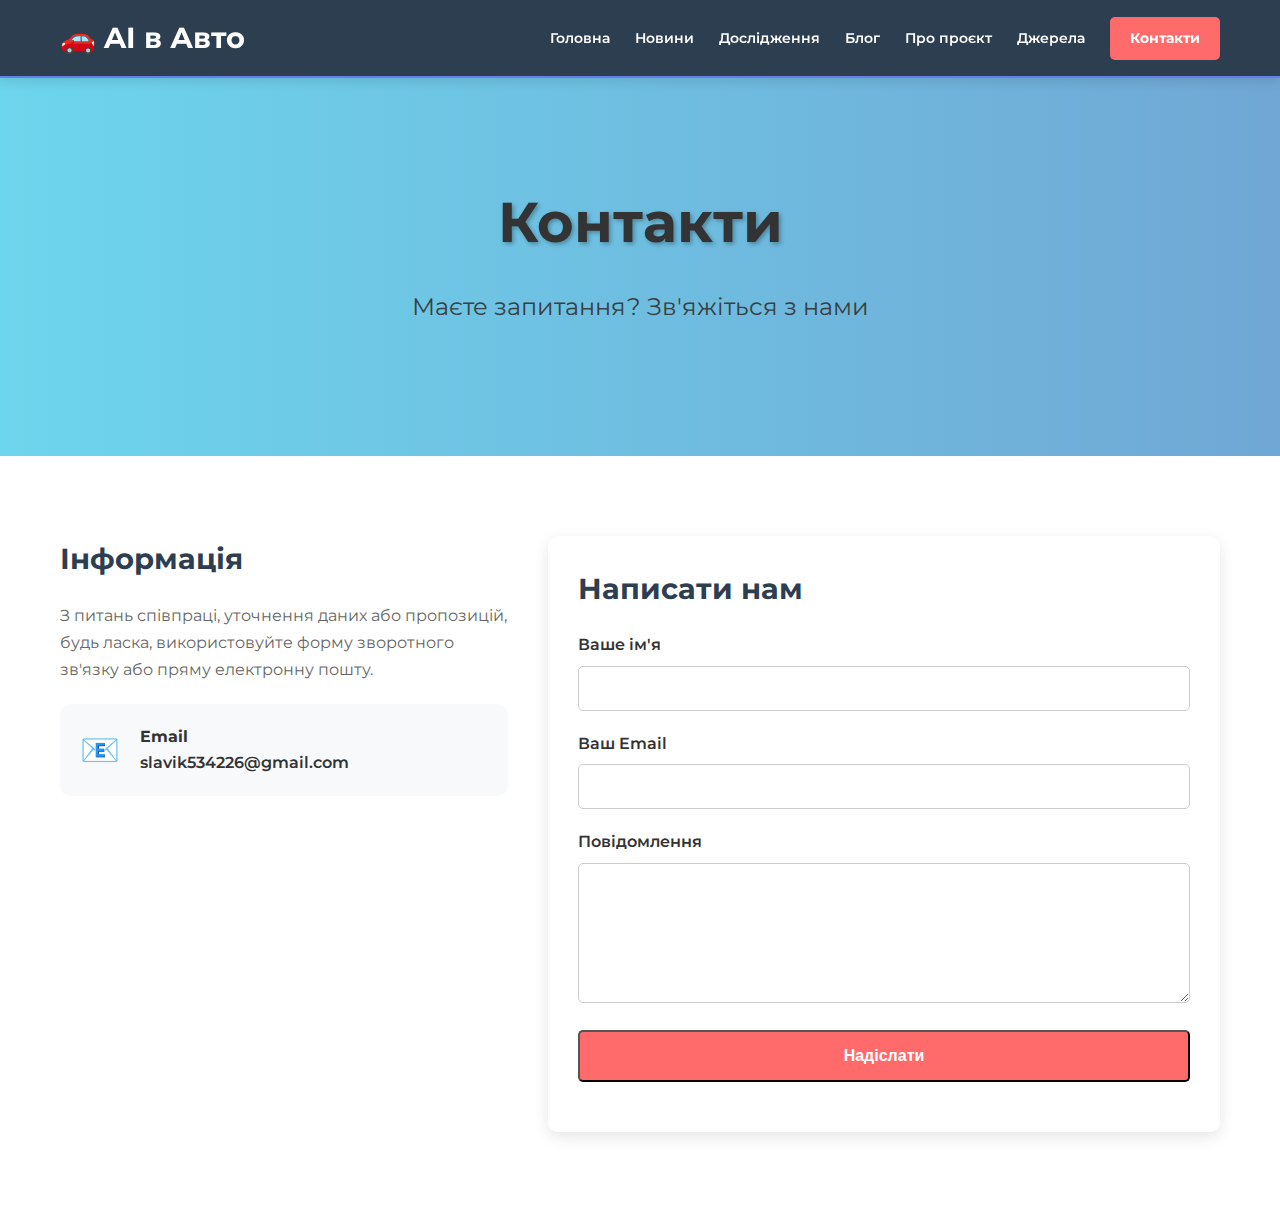
<file: contact.html>
<!DOCTYPE html>
<html lang="uk">

<head>
    <meta charset="UTF-8">
    <meta name="viewport" content="width=device-width, initial-scale=1.0">
    <title>Контакти — ШІ в автомобілях</title>
    <link rel="stylesheet" href="main.css">
    <link href="https://fonts.googleapis.com/css2?family=Montserrat:wght@400;600;700&display=swap" rel="stylesheet">
</head>

<body>
    <header class="site-header-single">
        <div class="container header-single-container">

            <a href="index.html" class="logo-pro">🚗 AI в Авто</a>

            <div class="header-right-group">
                <nav class="main-nav-pro">
                    <ul>
                        <li><a href="index.html" data-lang-key="nav_home">Головна</a></li>
                        <li><a href="news.html" data-lang-key="nav_news">Новини</a></li>
                        <li><a href="research.html" data-lang-key="nav_research">Дослідження</a></li>
                        <li><a href="blog.html" data-lang-key="nav_blog">Блог</a></li>
                        <li><a href="about.html" data-lang-key="nav_about">Про проєкт</a></li>
                        <li><a href="sources.html" data-lang-key="nav_sources">Джерела</a></li>
                    </ul>
                </nav>

                <a href="contact.html" class="header-cta-button" data-lang-key="contact_button">Контакти</a>
            </div>

            <button class="menu-toggle-pro" aria-label="Відкрити меню" aria-expanded="false">
                &#9776; </button>

        </div>
    </header>


    <section class="hero reveal">
        <div class="container">
            <h1>Контакти</h1>
            <p>Маєте запитання? Зв'яжіться з нами</p>
        </div>
    </section>

    <section class="section">
        <div class="container">
            <div class="contact-grid">

                <div class="contact-info reveal">
                    <h3>Інформація</h3>
                    <p>З питань співпраці, уточнення даних або пропозицій, будь ласка, використовуйте форму зворотного
                        зв'язку або пряму електронну пошту.</p>

                    <div class="benefit-item" style="background: #f8f9fa; margin-top: 20px;">
                        <div class="benefit-icon">📧</div>
                        <div>
                            <h4>Email</h4>
                            <p style="color: #333; font-weight: 600;">slavik534226@gmail.com</p>
                        </div>
                    </div>
                </div>

                <form class="contact-form reveal">
                    <h3>Написати нам</h3>
                    <div class="form-group">
                        <label for="name">Ваше ім'я</label>
                        <input type="text" id="name" name="name" required>
                    </div>
                    <div class="form-group">
                        <label for="email">Ваш Email</label>
                        <input type="email" id="email" name="email" required>
                    </div>
                    <div class="form-group">
                        <label for="message">Повідомлення</label>
                        <textarea id="message" name="message" rows="6" required></textarea>
                    </div>
                    <div class="form-group">
                        <button type="submit" class="cta-button">Надіслати</button>
                    </div>
                </form>

            </div>
        </div>
    </section>

    <script src="script.js"></script>
</body>

</html>
</file>
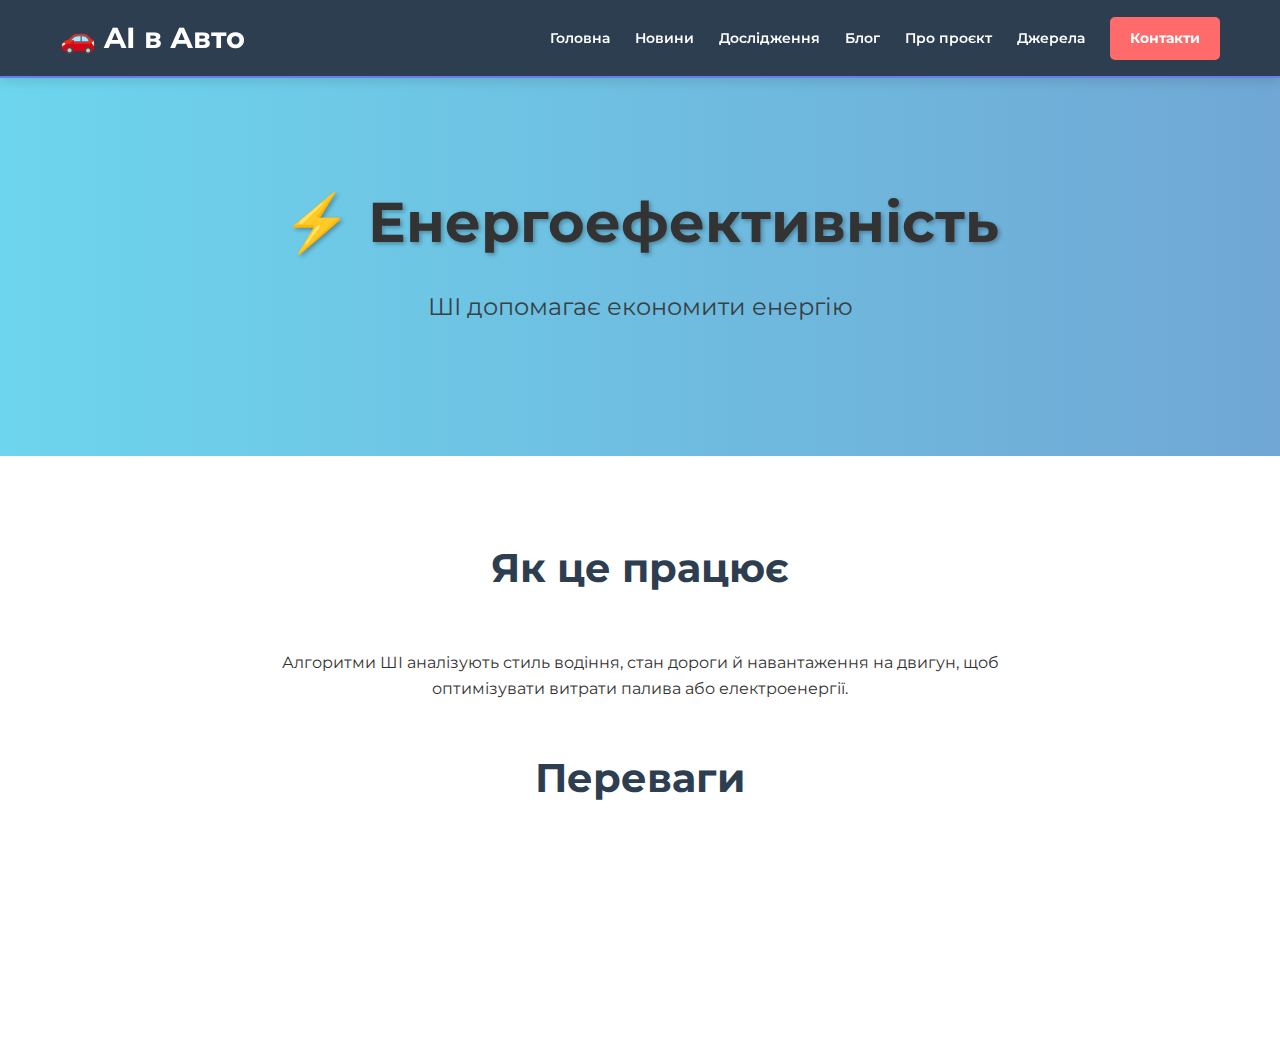
<file: energy.html>
<!DOCTYPE html>
<html lang="uk">

<head>
  <meta charset="UTF-8">
  <meta name="viewport" content="width=device-width, initial-scale=1.0">
  <title>Енергоефективність — ШІ в автомобілях</title>
  <link rel="stylesheet" href="main.css">
  <link href="https://fonts.googleapis.com/css2?family=Montserrat:wght@400;600;700&display=swap" rel="stylesheet">
</head>

<body>
  <header class="site-header-single">
    <div class="container header-single-container">

      <a href="index.html" class="logo-pro">🚗 AI в Авто</a>

      <div class="header-right-group">
        <nav class="main-nav-pro">
          <ul>
            <li><a href="index.html" data-lang-key="nav_home">Головна</a></li>
            <li><a href="news.html" data-lang-key="nav_news">Новини</a></li>
            <li><a href="research.html" data-lang-key="nav_research">Дослідження</a></li>
            <li><a href="blog.html" data-lang-key="nav_blog">Блог</a></li>
            <li><a href="about.html" data-lang-key="nav_about">Про проєкт</a></li>
            <li><a href="sources.html" data-lang-key="nav_sources">Джерела</a></li>
          </ul>
        </nav>

        <a href="contact.html" class="header-cta-button" data-lang-key="contact_button">Контакти</a>
      </div>

      <button class="menu-toggle-pro" aria-label="Відкрити меню" aria-expanded="false">
        &#9776; </button>

    </div>
  </header>
  <section class="hero reveal">
    <div class="container reveal">
      <h1>⚡ Енергоефективність</h1>
      <p>ШІ допомагає економити енергію</p>
    </div>
  </section>

  <section class="section reveal">
    <div class="container reveal">
      <h2 class="section-title">Як це працює</h2>
      <p class="about-content">
        Алгоритми ШІ аналізують стиль водіння, стан дороги й навантаження на двигун, щоб оптимізувати витрати палива або
        електроенергії.
      </p>

      <h2 class="section-title">Переваги</h2>
      <div class="benefits-grid">
        <div class="benefit-item reveal">
          <div class="benefit-icon">💰</div>
          <div>
            <h4>Економія</h4>
            <p>Зменшення споживання енергії до 20%.</p>
          </div>
        </div>
        <div class="benefit-item reveal">
          <div class="benefit-icon">🌱</div>
          <div>
            <h4>Екологічність</h4>
            <p>Менше викидів CO₂ у повітря.</p>
          </div>
        </div>
        <div class="benefit-item reveal">
          <div class="benefit-icon">🧮</div>
          <div>
            <h4>Оптимізація</h4>
            <p>Система адаптується під умови руху.</p>
          </div>
        </div>
      </div>
    </div>
  </section>


  <script src="script.js"></script>

</body>

</html>
</file>
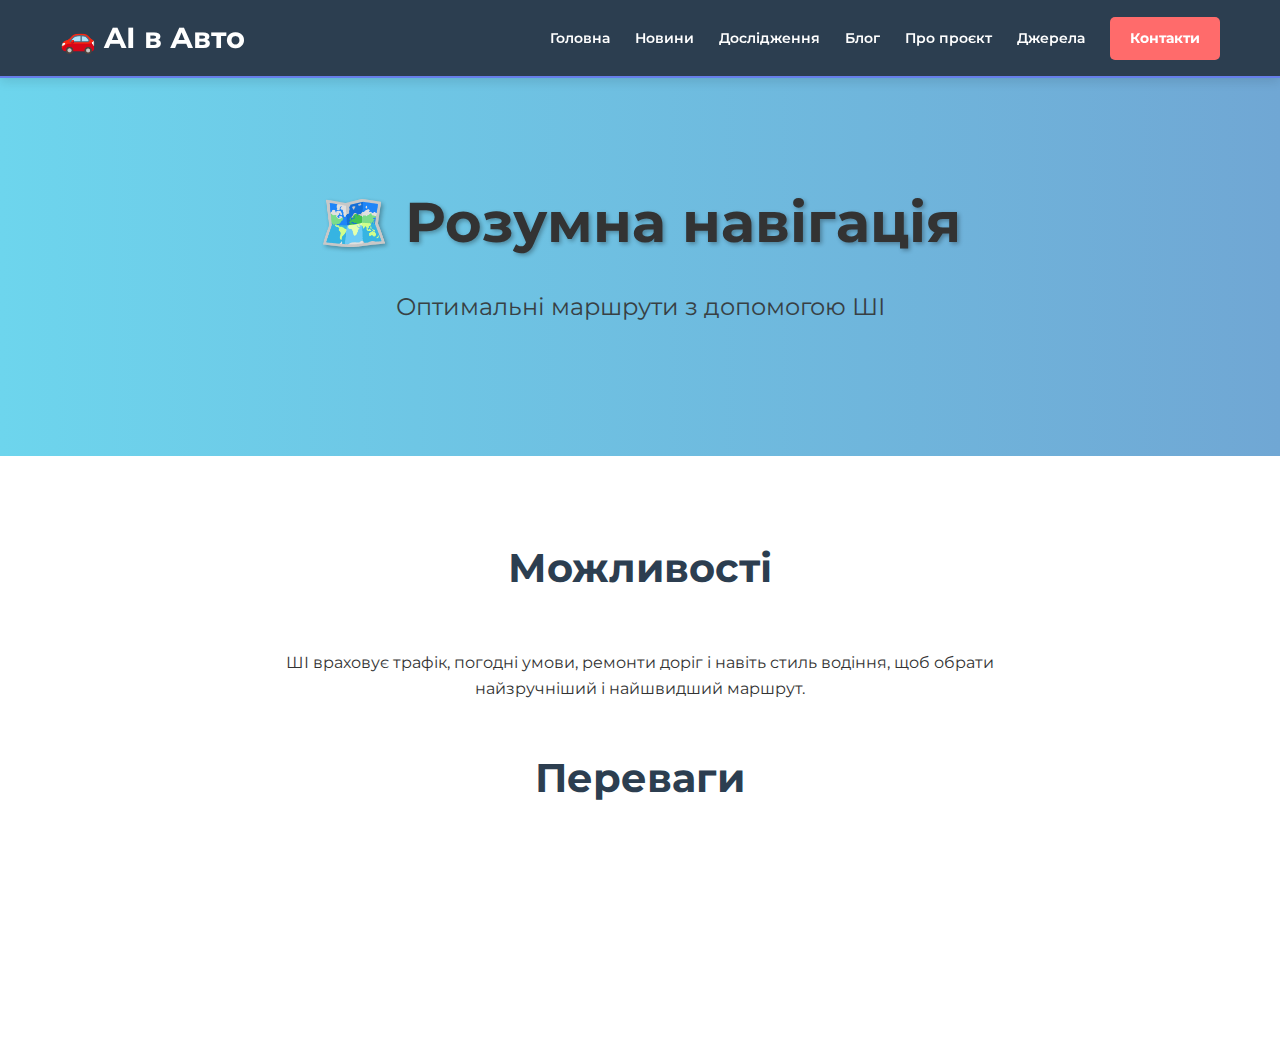
<file: navigation.html>
<!DOCTYPE html>
<html lang="uk">

<head>
  <meta charset="UTF-8">
  <meta name="viewport" content="width=device-width, initial-scale=1.0">
  <title>Розумна навігація — ШІ в автомобілях</title>
  <link rel="stylesheet" href="main.css">
  <link href="https://fonts.googleapis.com/css2?family=Montserrat:wght@400;600;700&display=swap" rel="stylesheet">
</head>

<body>
  <header class="site-header-single">
    <div class="container header-single-container">

      <a href="index.html" class="logo-pro">🚗 AI в Авто</a>

      <div class="header-right-group">
        <nav class="main-nav-pro">
          <ul>
            <li><a href="index.html" data-lang-key="nav_home">Головна</a></li>
            <li><a href="news.html" data-lang-key="nav_news">Новини</a></li>
            <li><a href="research.html" data-lang-key="nav_research">Дослідження</a></li>
            <li><a href="blog.html" data-lang-key="nav_blog">Блог</a></li>
            <li><a href="about.html" data-lang-key="nav_about">Про проєкт</a></li>
            <li><a href="sources.html" data-lang-key="nav_sources">Джерела</a></li>
          </ul>
        </nav>

        <a href="contact.html" class="header-cta-button" data-lang-key="contact_button">Контакти</a>
      </div>

      <button class="menu-toggle-pro" aria-label="Відкрити меню" aria-expanded="false">
        &#9776; </button>

    </div>
  </header>
  <section class="hero reveal">
    <div class="container reveal">
      <h1>🗺️ Розумна навігація</h1>
      <p>Оптимальні маршрути з допомогою ШІ</p>
    </div>
  </section>

  <section class="section reveal">
    <div class="container reveal">
      <h2 class="section-title">Можливості</h2>
      <p class="about-content">
        ШІ враховує трафік, погодні умови, ремонти доріг і навіть стиль водіння, щоб обрати найзручніший і найшвидший
        маршрут.
      </p>

      <h2 class="section-title">Переваги</h2>
      <div class="benefits-grid">
        <div class="benefit-item reveal">
          <div class="benefit-icon">🧭</div>
          <div>
            <h4>Точне планування</h4>
            <p>Розрахунок часу прибуття з високою точністю.</p>
          </div>
        </div>
        <div class="benefit-item reveal">
          <div class="benefit-icon">🚦</div>
          <div>
            <h4>Менше заторів</h4>
            <p>Об’їзд перевантажених ділянок дороги.</p>
          </div>
        </div>
        <div class="benefit-item reveal">
          <div class="benefit-icon">🌦️</div>
          <div>
            <h4>Урахування погоди</h4>
            <p>ШІ адаптує маршрут до умов середовища.</p>
          </div>
        </div>
      </div>
    </div>
  </section>


  <script src="script.js"></script>

</body>

</html>
</file>
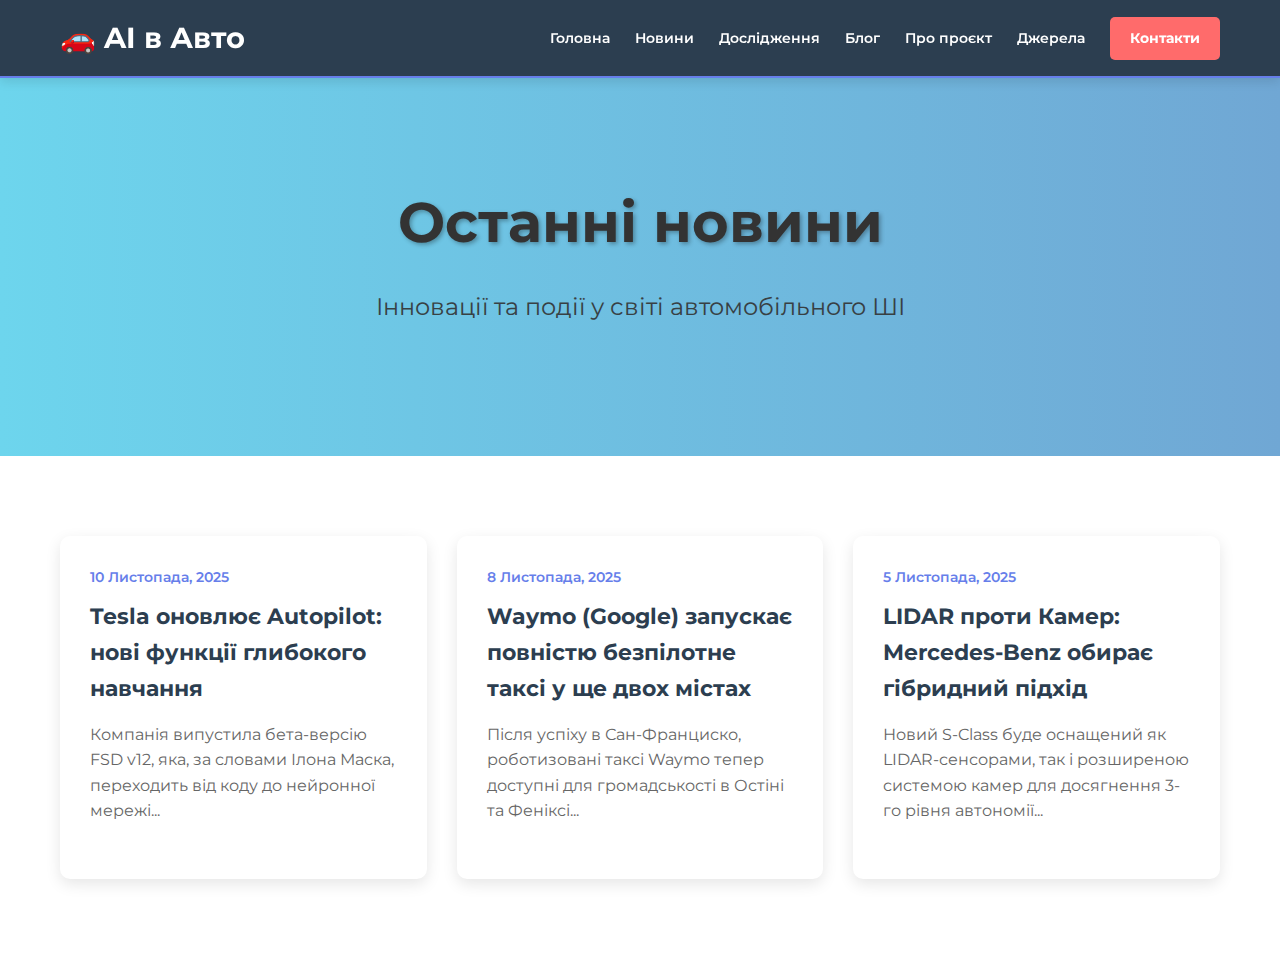
<file: news.html>
<!DOCTYPE html>
<html lang="uk">

<head>
    <meta charset="UTF-8">
    <meta name="viewport" content="width=device-width, initial-scale=1.0">
    <title>Новини — ШІ в автомобілях</title>
    <link rel="stylesheet" href="main.css">
    <link href="https://fonts.googleapis.com/css2?family=Montserrat:wght@400;600;700&display=swap" rel="stylesheet">
</head>

<body>
    <header class="site-header-single">
        <div class="container header-single-container">

            <a href="index.html" class="logo-pro">🚗 AI в Авто</a>

            <div class="header-right-group">
                <nav class="main-nav-pro">
                    <ul>
                        <li><a href="index.html" data-lang-key="nav_home">Головна</a></li>
                        <li><a href="news.html" data-lang-key="nav_news">Новини</a></li>
                        <li><a href="research.html" data-lang-key="nav_research">Дослідження</a></li>
                        <li><a href="blog.html" data-lang-key="nav_blog">Блог</a></li>
                        <li><a href="about.html" data-lang-key="nav_about">Про проєкт</a></li>
                        <li><a href="sources.html" data-lang-key="nav_sources">Джерела</a></li>
                    </ul>
                </nav>

                <a href="contact.html" class="header-cta-button" data-lang-key="contact_button">Контакти</a>
            </div>

            <button class="menu-toggle-pro" aria-label="Відкрити меню" aria-expanded="false">
                &#9776; </button>

        </div>
    </header>

    <section class="hero reveal">
        <div class="container">
            <h1>Останні новини</h1>
            <p>Інновації та події у світі автомобільного ШІ</p>
        </div>
    </section>

    <section class="section">
        <div class="container">
            <div class="news-grid">

                <div class="news-item reveal">
                    <span class="news-date">10 Листопада, 2025</span>
                    <h3>Tesla оновлює Autopilot: нові функції глибокого навчання</h3>
                    <p>Компанія випустила бета-версію FSD v12, яка, за словами Ілона Маска, переходить від коду до
                        нейронної мережі...</p>

                </div>

                <div class="news-item reveal">
                    <span class="news-date">8 Листопада, 2025</span>
                    <h3>Waymo (Google) запускає повністю безпілотне таксі у ще двох містах</h3>
                    <p>Після успіху в Сан-Франциско, роботизовані таксі Waymo тепер доступні для громадськості в Остіні
                        та Феніксі...</p>

                </div>

                <div class="news-item reveal">
                    <span class="news-date">5 Листопада, 2025</span>
                    <h3>LIDAR проти Камер: Mercedes-Benz обирає гібридний підхід</h3>
                    <p>Новий S-Class буде оснащений як LIDAR-сенсорами, так і розширеною системою камер для досягнення
                        3-го рівня автономії...</p>

                </div>

            </div>
        </div>
    </section>


    <script src="script.js"></script>
</body>

</html>
</file>
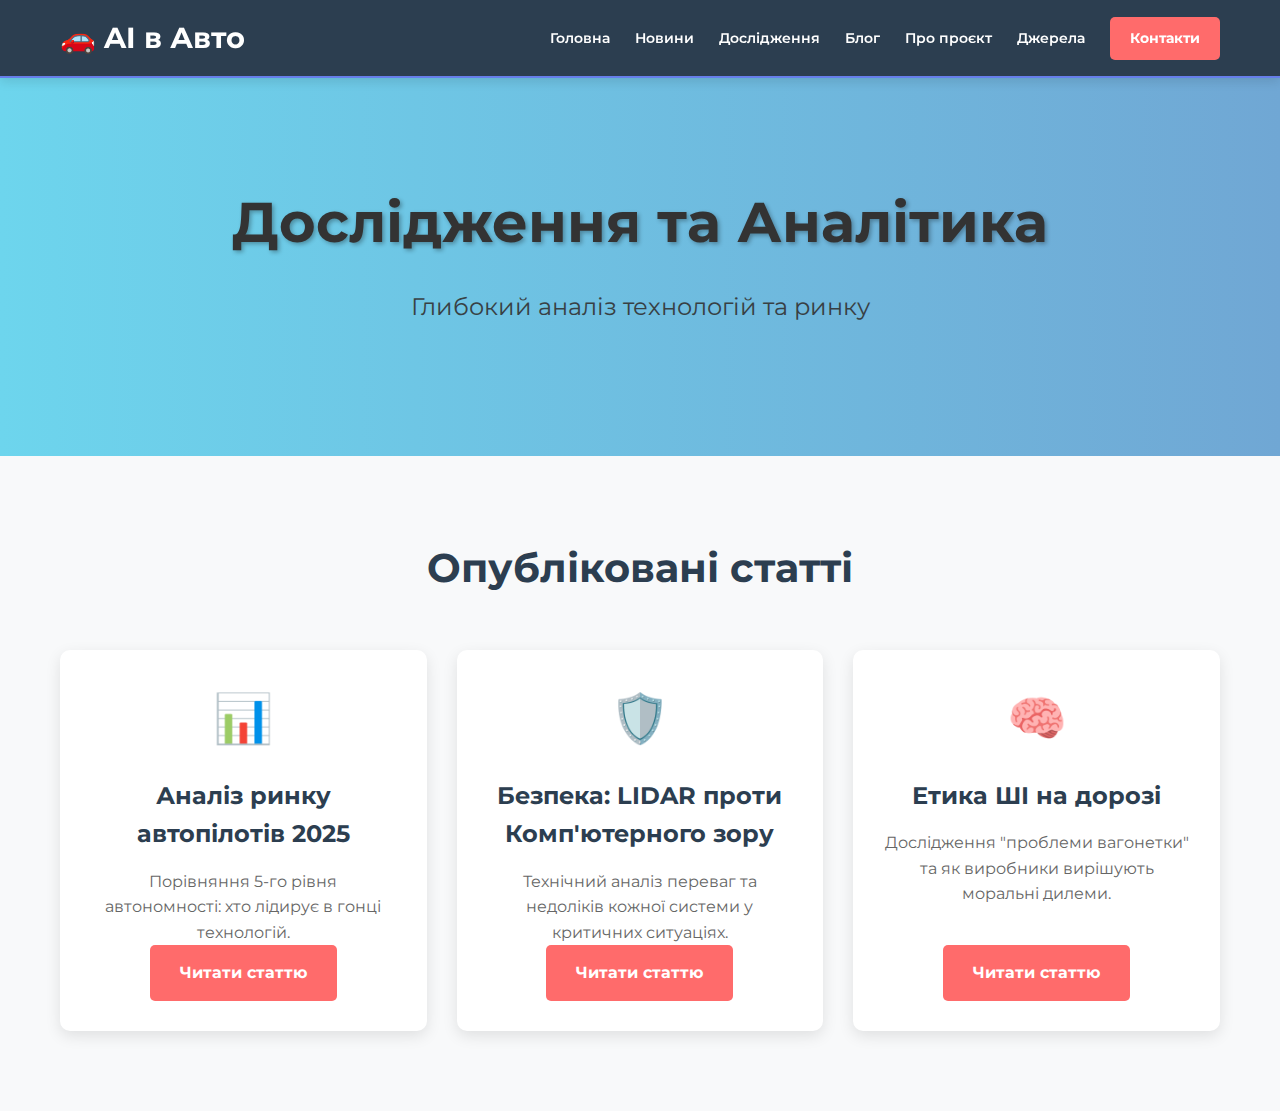
<file: research.html>
<!DOCTYPE html>
<html lang="uk">

<head>
    <meta charset="UTF-8">
    <meta name="viewport" content="width=device-width, initial-scale=1.0">
    <title>Дослідження — ШІ в автомобілях</title>
    <link rel="stylesheet" href="main.css">
    <link href="https://fonts.googleapis.com/css2?family=Montserrat:wght@400;600;700&display=swap" rel="stylesheet">
</head>

<body>
    <header class="site-header-single">
        <div class="container header-single-container">

            <a href="index.html" class="logo-pro">🚗 AI в Авто</a>

            <div class="header-right-group">
                <nav class="main-nav-pro">
                    <ul>
                        <li><a href="index.html" data-lang-key="nav_home">Головна</a></li>
                        <li><a href="news.html" data-lang-key="nav_news">Новини</a></li>
                        <li><a href="research.html" data-lang-key="nav_research">Дослідження</a></li>
                        <li><a href="blog.html" data-lang-key="nav_blog">Блог</a></li>
                        <li><a href="about.html" data-lang-key="nav_about">Про проєкт</a></li>
                        <li><a href="sources.html" data-lang-key="nav_sources">Джерела</a></li>
                    </ul>
                </nav>

                <a href="contact.html" class="header-cta-button" data-lang-key="contact_button">Контакти</a>
            </div>

            <button class="menu-toggle-pro" aria-label="Відкрити меню" aria-expanded="false">
                &#9776; </button>

        </div>
    </header>


    <section class="hero reveal">
        <div class="container">
            <h1>Дослідження та Аналітика</h1>
            <p>Глибокий аналіз технологій та ринку</p>
        </div>
    </section>

    <section class="section features-section">
        <div class="container">
            <h2 class="section-title">Опубліковані статті</h2>
            <div class="features-grid">

                <div class="feature-card reveal">
                    <div class="feature-icon">📊</div>
                    <h3>Аналіз ринку автопілотів 2025</h3>
                    <p>Порівняння 5-го рівня автономності: хто лідирує в гонці технологій.</p>
                    <a href="https://www.mordorintelligence.com/industry-reports/autonomous-driverless-cars-market-potential-estimation"
                        class="cta-button small" target="_blank">Читати статтю</a>
                </div>

                <div class="feature-card reveal">
                    <div class="feature-icon">🛡️</div>
                    <h3>Безпека: LIDAR проти Комп'ютерного зору</h3>
                    <p>Технічний аналіз переваг та недоліків кожної системи у критичних ситуаціях.</p>
                    <a href="https://www.hesaitech.com/benefits-of-lidar-vs-cameras-in-self-driving-cars/"
                        class="cta-button small" target="_blank">Читати статтю</a>
                </div>

                <div class="feature-card reveal">
                    <div class="feature-icon">🧠</div>
                    <h3>Етика ШІ на дорозі</h3>
                    <p>Дослідження "проблеми вагонетки" та як виробники вирішують моральні дилеми.</p>
                    <a href="https://www.weforum.org/stories/2022/05/ai-s-trolley-problem-debate-can-lead-us-to-surprising-conclusions/"
                        class="cta-button small" target="_blank">Читати статтю</a>
                </div>

            </div>
        </div>
    </section>


    <script src="script.js"></script>
</body>

</html>
</file>
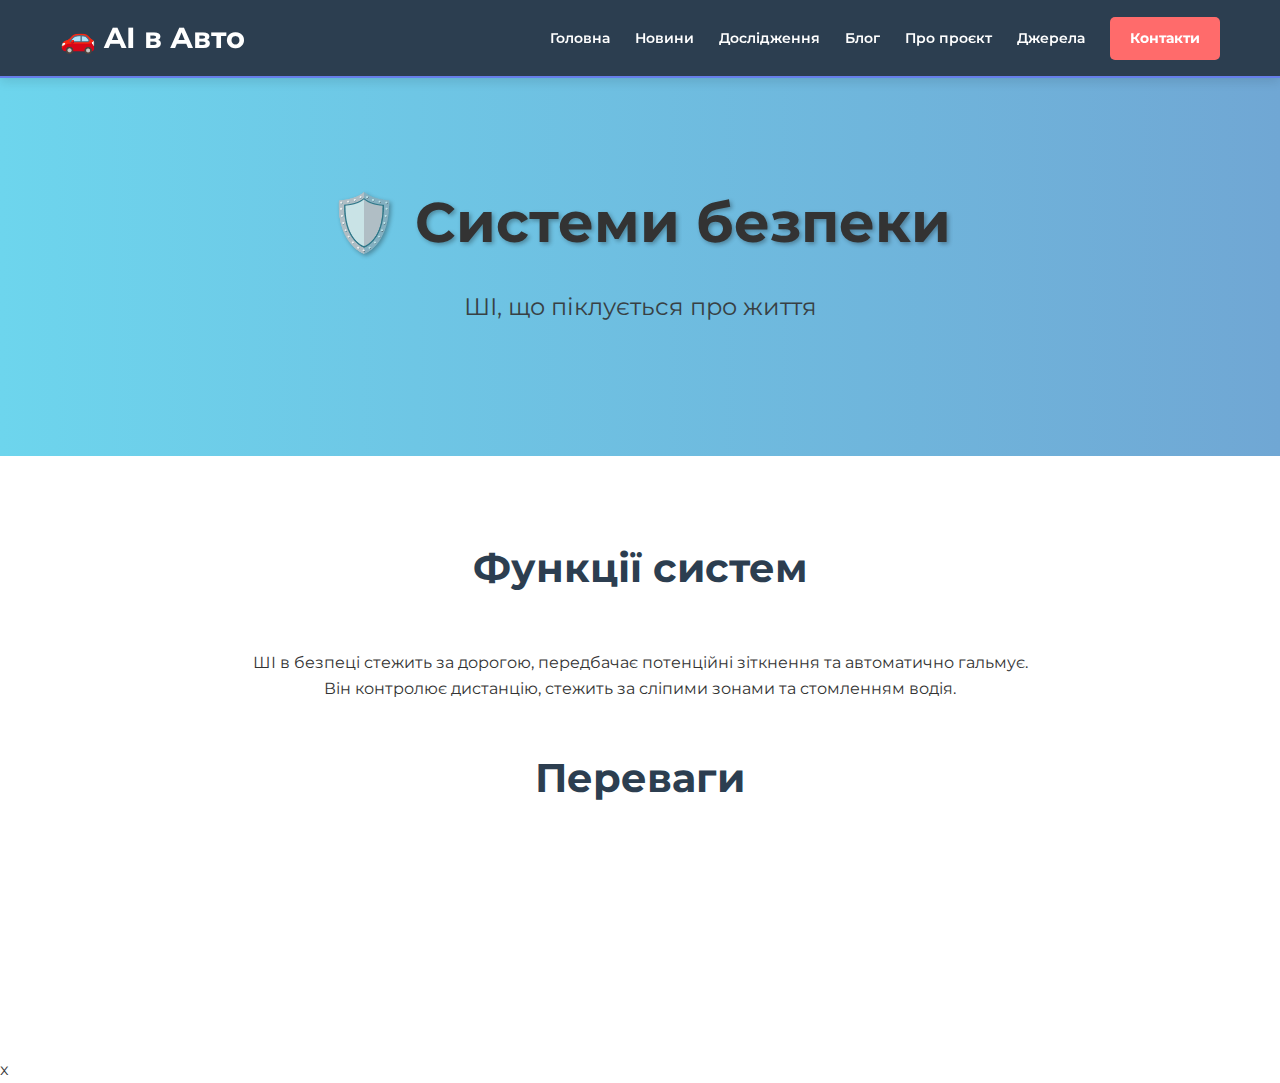
<file: safety.html>
<!DOCTYPE html>
<html lang="uk">

<head>
  <meta charset="UTF-8">
  <meta name="viewport" content="width=device-width, initial-scale=1.0">
  <title>Системи безпеки — ШІ в автомобілях</title>
  <link rel="stylesheet" href="main.css">
  <link href="https://fonts.googleapis.com/css2?family=Montserrat:wght@400;600;700&display=swap" rel="stylesheet">
</head>

<body>

  <header class="site-header-single">
    <div class="container header-single-container">

      <a href="index.html" class="logo-pro">🚗 AI в Авто</a>

      <div class="header-right-group">
        <nav class="main-nav-pro">
          <ul>
            <li><a href="index.html" data-lang-key="nav_home">Головна</a></li>
            <li><a href="news.html" data-lang-key="nav_news">Новини</a></li>
            <li><a href="research.html" data-lang-key="nav_research">Дослідження</a></li>
            <li><a href="blog.html" data-lang-key="nav_blog">Блог</a></li>
            <li><a href="about.html" data-lang-key="nav_about">Про проєкт</a></li>
            <li><a href="sources.html" data-lang-key="nav_sources">Джерела</a></li>
          </ul>
        </nav>

        <a href="contact.html" class="header-cta-button" data-lang-key="contact_button">Контакти</a>
      </div>

      <button class="menu-toggle-pro" aria-label="Відкрити меню" aria-expanded="false">
        &#9776; </button>

    </div>
  </header>
  <section class="hero reveal">
    <div class="container reveal">
      <h1>🛡️ Системи безпеки</h1>
      <p>ШІ, що піклується про життя</p>
    </div>
  </section>

  <section class="section reveal">
    <div class="container reveal">
      <h2 class="section-title">Функції систем</h2>
      <p class="about-content">
        ШІ в безпеці стежить за дорогою, передбачає потенційні зіткнення та автоматично гальмує.
        Він контролює дистанцію, стежить за сліпими зонами та стомленням водія.
      </p>

      <h2 class="section-title">Переваги</h2>
      <div class="benefits-grid">
        <div class="benefit-item reveal">
          <div class="benefit-icon">⚠️</div>
          <div>
            <h4>Попередження аварій</h4>
            <p>Зменшення ризику ДТП на 90%.</p>
          </div>
        </div>
        <div class="benefit-item reveal">
          <div class="benefit-icon">🧍</div>
          <div>
            <h4>Захист пішоходів</h4>
            <p>ШІ реагує швидше, ніж людина.</p>
          </div>
        </div>
        <div class="benefit-item reveal">
          <div class="benefit-icon">💡</div>
          <div>
            <h4>Розумна реакція</h4>
            <p>Система сама приймає рішення у критичний момент.</p>
          </div>
        </div>
      </div>
    </div>
  </section>

  x
  <script src="script.js"></script>
</body>

</html>
</file>
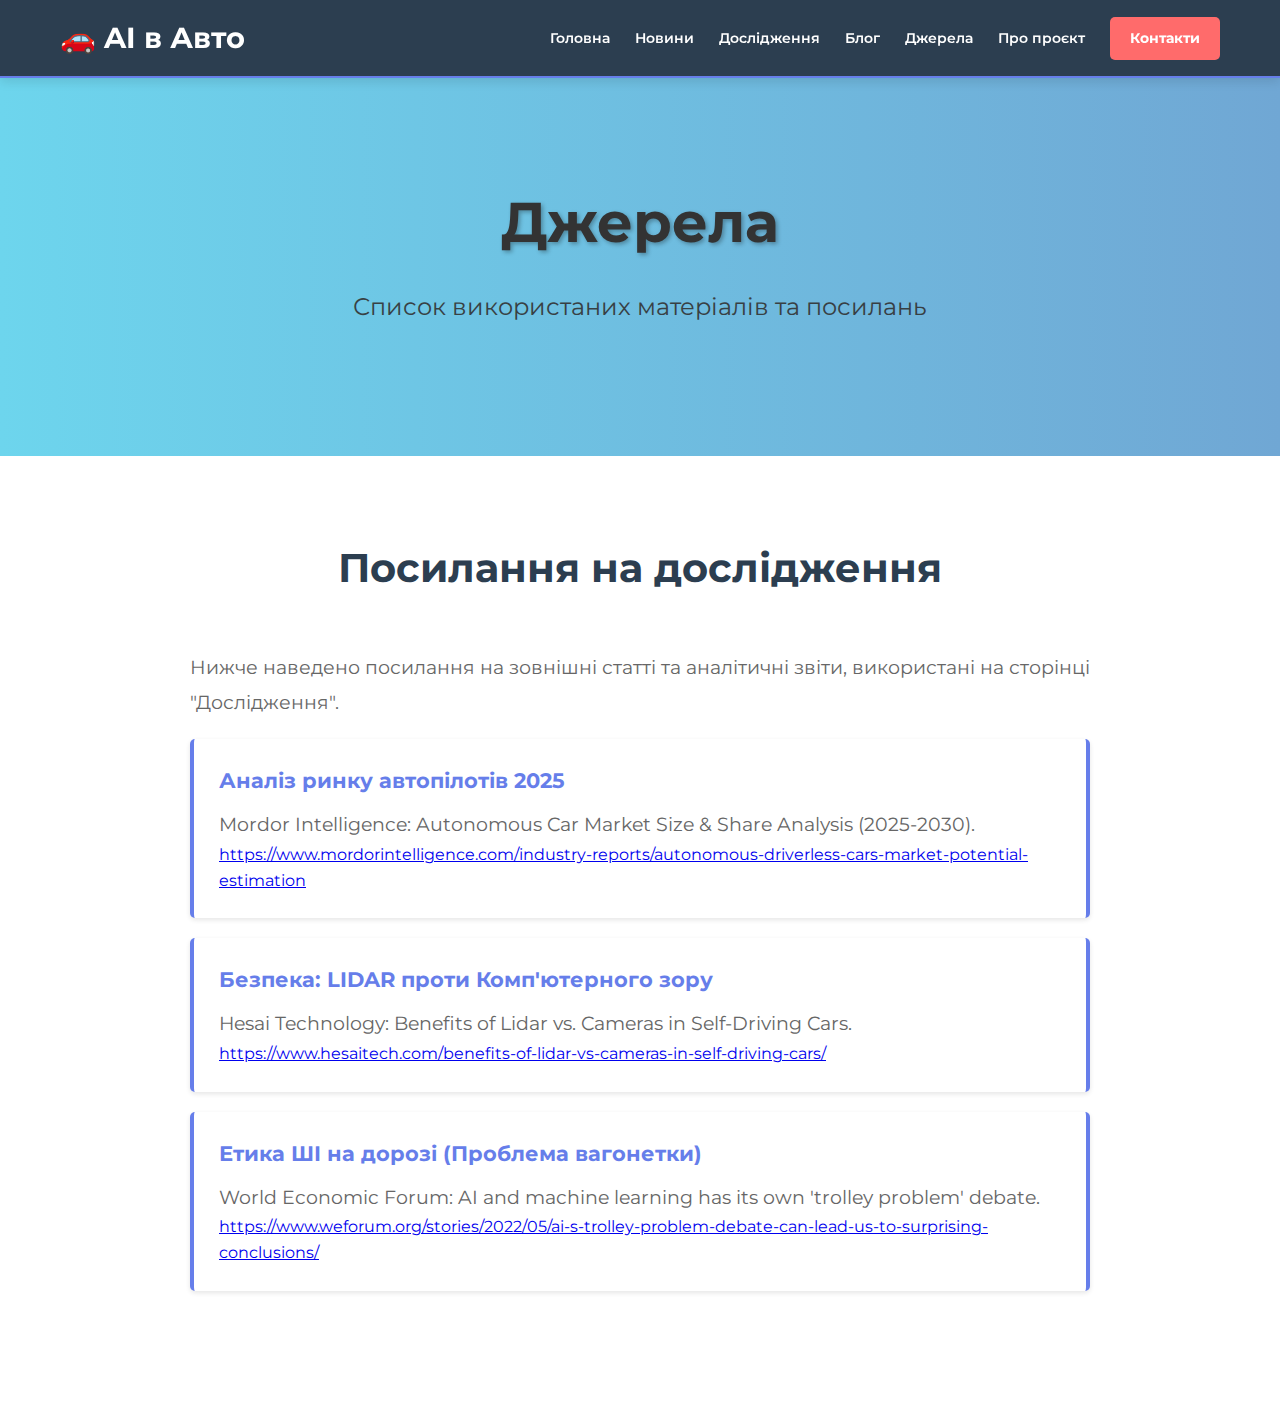
<file: sources.html>
<!DOCTYPE html>
<html lang="uk">
<head>
    <meta charset="UTF-8">
    <meta name="viewport" content="width=device-width, initial-scale=1.0">
    <title>Джерела — ШІ в автомобілях</title>
    <link rel="stylesheet" href="main.css">
    <link href="https://fonts.googleapis.com/css2?family=Montserrat:wght@400;600;700&display=swap" rel="stylesheet">
</head>
<body>
    <header class="site-header-single">
        <div class="container header-single-container">

            <a href="index.html" class="logo-pro">🚗 AI в Авто</a>

            <div class="header-right-group">
                <nav class="main-nav-pro">
                    <ul>
                        <li><a href="index.html" data-lang-key="nav_home">Головна</a></li>
                        <li><a href="news.html" data-lang-key="nav_news">Новини</a></li>
                        <li><a href="research.html" data-lang-key="nav_research">Дослідження</a></li>
                        <li><a href="blog.html" data-lang-key="nav_blog">Блог</a></li>
                        <li><a href="sources.html" data-lang-key="nav_sources">Джерела</a></li>
                        <li><a href="about.html" data-lang-key="nav_about">Про проєкт</a></li>
                    </ul>
                </nav>

                <a href="contact.html" class="header-cta-button" data-lang-key="contact_button">Контакти</a>
            </div>

            <button class="menu-toggle-pro" aria-label="Відкрити меню" aria-expanded="false">
                &#9776; </button>

        </div>
    </header>


    <section class="hero reveal">
        <div class="container">
            <h1>Джерела</h1>
            <p>Список використаних матеріалів та посилань</p>
        </div>
    </section>

    <section class="section reveal">
        <div class="container">
            <h2 class="section-title">Посилання на дослідження</h2>
            <div class="about-content" style="text-align: left; max-width: 900px;">
                <p>Нижче наведено посилання на зовнішні статті та аналітичні звіти, використані на сторінці "Дослідження".</p>
                
                <div class="challenge-item" style="border-color: #667eea;">
                    <h4 style="color: #667eea; font-size: 1.3rem;">Аналіз ринку автопілотів 2025</h4>
                    <p>Mordor Intelligence: Autonomous Car Market Size & Share Analysis (2025-2030).</p>
                    <a href="https://www.mordorintelligence.com/industry-reports/autonomous-driverless-cars-market-potential-estimation" target="_blank">https://www.mordorintelligence.com/industry-reports/autonomous-driverless-cars-market-potential-estimation</a>
                </div>

                <div class="challenge-item" style="border-color: #667eea;">
                    <h4 style="color: #667eea; font-size: 1.3rem;">Безпека: LIDAR проти Комп'ютерного зору</h4>
                    <p>Hesai Technology: Benefits of Lidar vs. Cameras in Self-Driving Cars.</p>
                    <a href="https://www.hesaitech.com/benefits-of-lidar-vs-cameras-in-self-driving-cars/" target="_blank">https://www.hesaitech.com/benefits-of-lidar-vs-cameras-in-self-driving-cars/</a>
                </div>

                <div class="challenge-item" style="border-color: #667eea;">
                    <h4 style="color: #667eea; font-size: 1.3rem;">Етика ШІ на дорозі (Проблема вагонетки)</h4>
                    <p>World Economic Forum: AI and machine learning has its own 'trolley problem' debate.</p>
                    <a href="https://www.weforum.org/stories/2022/05/ai-s-trolley-problem-debate-can-lead-us-to-surprising-conclusions/" target="_blank">https://www.weforum.org/stories/2022/05/ai-s-trolley-problem-debate-can-lead-us-to-surprising-conclusions/</a>
                </div>
                
            </div>
        </div>
    </section>

    
    <script src="script.js"></script>
</body>
</html>
</file>
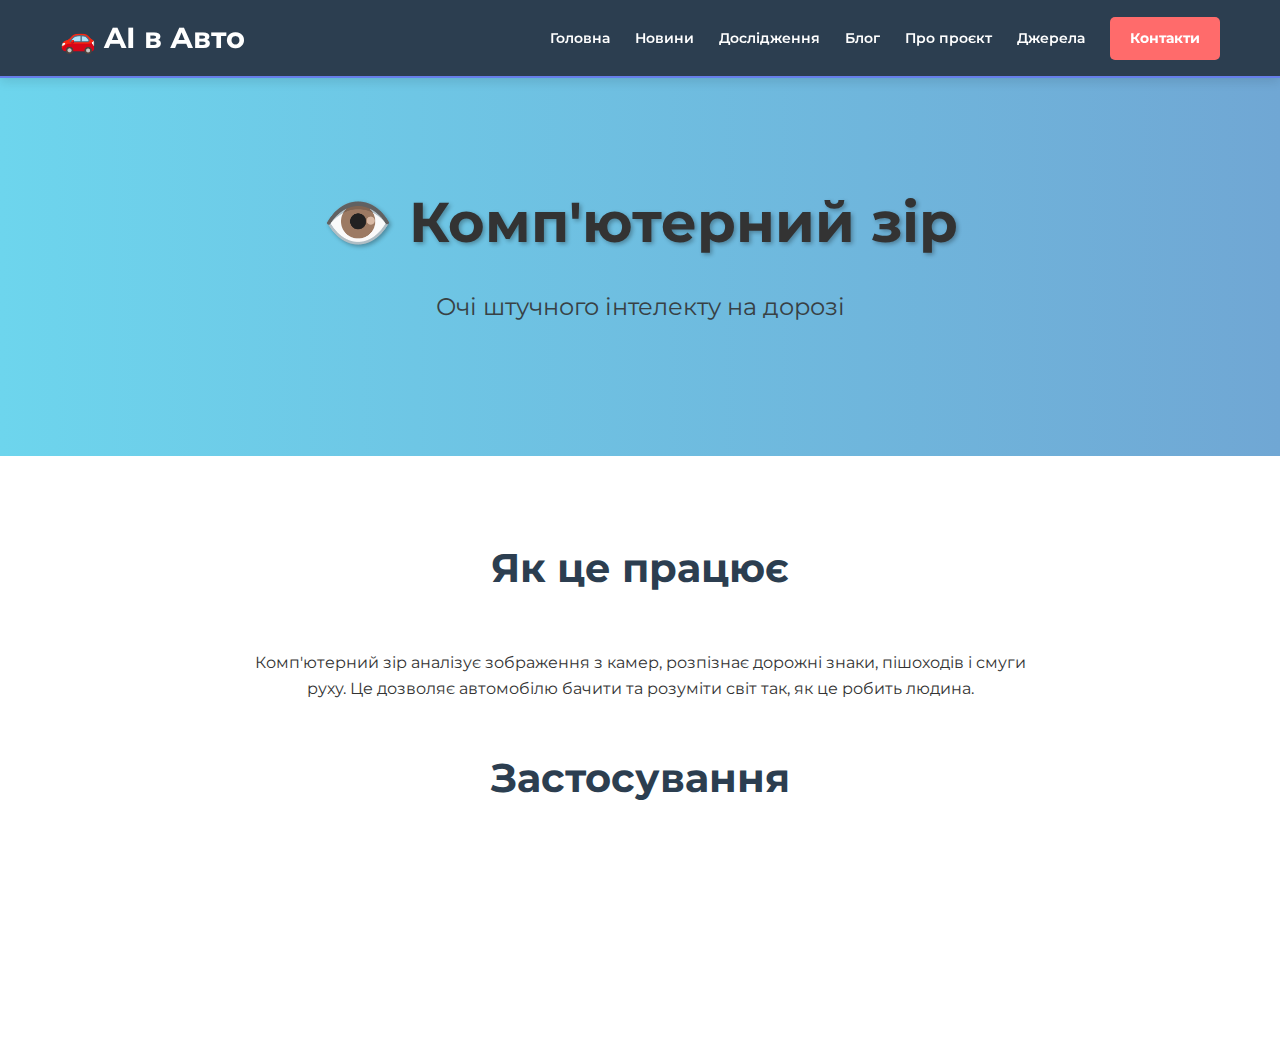
<file: vision.html>
<!DOCTYPE html>
<html lang="uk">

<head>
  <meta charset="UTF-8">
  <meta name="viewport" content="width=device-width, initial-scale=1.0">
  <title>Комп'ютерний зір — ШІ в автомобілях</title>
  <link rel="stylesheet" href="main.css">
  <link href="https://fonts.googleapis.com/css2?family=Montserrat:wght@400;600;700&display=swap" rel="stylesheet">
</head>

<body>
  <header class="site-header-single">
    <div class="container header-single-container">

      <a href="index.html" class="logo-pro">🚗 AI в Авто</a>

      <div class="header-right-group">
        <nav class="main-nav-pro">
          <ul>
            <li><a href="index.html" data-lang-key="nav_home">Головна</a></li>
            <li><a href="news.html" data-lang-key="nav_news">Новини</a></li>
            <li><a href="research.html" data-lang-key="nav_research">Дослідження</a></li>
            <li><a href="blog.html" data-lang-key="nav_blog">Блог</a></li>
            <li><a href="about.html" data-lang-key="nav_about">Про проєкт</a></li>
            <li><a href="sources.html" data-lang-key="nav_sources">Джерела</a></li>
          </ul>
        </nav>

        <a href="contact.html" class="header-cta-button" data-lang-key="contact_button">Контакти</a>
      </div>

      <button class="menu-toggle-pro" aria-label="Відкрити меню" aria-expanded="false">
        &#9776; </button>

    </div>
  </header>
  <section class="hero reveal">
    <div class="container reveal">
      <h1>👁️ Комп'ютерний зір</h1>
      <p>Очі штучного інтелекту на дорозі</p>
    </div>
  </section>

  <section class="section reveal">
    <div class="container reveal">
      <h2 class="section-title">Як це працює</h2>
      <p class="about-content">
        Комп'ютерний зір аналізує зображення з камер, розпізнає дорожні знаки, пішоходів і смуги руху.
        Це дозволяє автомобілю бачити та розуміти світ так, як це робить людина.
      </p>

      <h2 class="section-title">Застосування</h2>
      <div class="benefits-grid">
        <div class="benefit-item reveal">
          <div class="benefit-icon">🚦</div>
          <div>
            <h4>Розпізнавання знаків</h4>
            <p>Автомобіль дотримується правил дорожнього руху.</p>
          </div>
        </div>
        <div class="benefit-item reveal">
          <div class="benefit-icon">🚸</div>
          <div>
            <h4>Виявлення пішоходів</h4>
            <p>Попередження водія про людей на дорозі.</p>
          </div>
        </div>
        <div class="benefit-item reveal">
          <div class="benefit-icon">🌙</div>
          <div>
            <h4>Робота вночі</h4>
            <p>Інфрачервоні камери забезпечують огляд у темряві.</p>
          </div>
        </div>
      </div>
    </div>
  </section>


  <script src="script.js"></script>
</body>

</html>
</file>
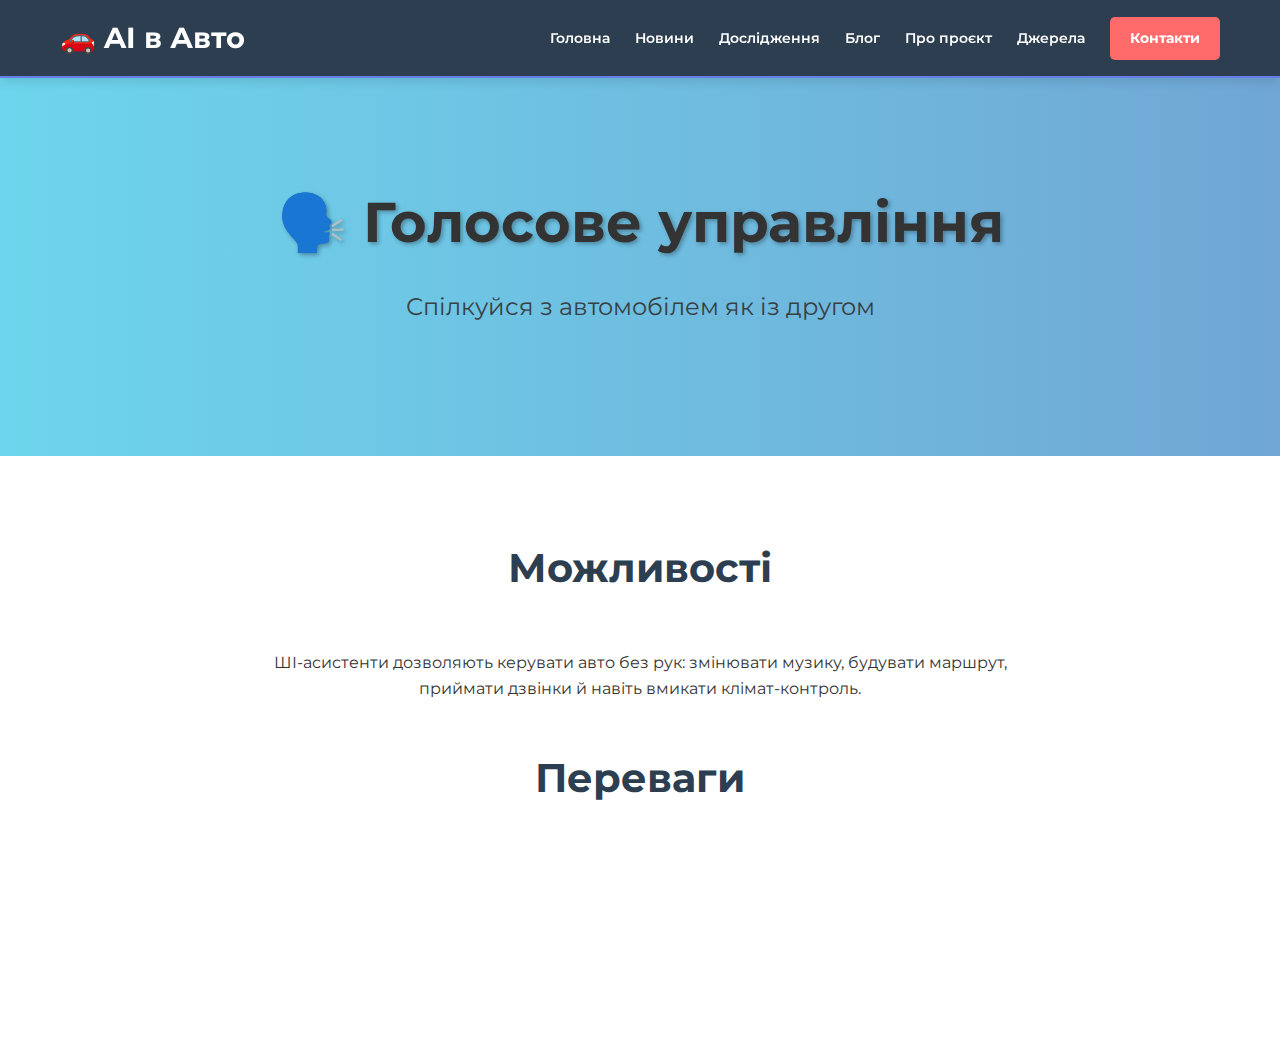
<file: voice.html>
<!DOCTYPE html>
<html lang="uk">

<head>
  <meta charset="UTF-8">
  <meta name="viewport" content="width=device-width, initial-scale=1.0">
  <title>Голосове управління — ШІ в автомобілях</title>
  <link rel="stylesheet" href="main.css">
  <link href="https://fonts.googleapis.com/css2?family=Montserrat:wght@400;600;700&display=swap" rel="stylesheet">
</head>

<body>
  <header class="site-header-single">
    <div class="container header-single-container">

      <a href="index.html" class="logo-pro">🚗 AI в Авто</a>

      <div class="header-right-group">
        <nav class="main-nav-pro">
          <ul>
            <li><a href="index.html" data-lang-key="nav_home">Головна</a></li>
            <li><a href="news.html" data-lang-key="nav_news">Новини</a></li>
            <li><a href="research.html" data-lang-key="nav_research">Дослідження</a></li>
            <li><a href="blog.html" data-lang-key="nav_blog">Блог</a></li>
            <li><a href="about.html" data-lang-key="nav_about">Про проєкт</a></li>
            <li><a href="sources.html" data-lang-key="nav_sources">Джерела</a></li>
          </ul>
        </nav>

        <a href="contact.html" class="header-cta-button" data-lang-key="contact_button">Контакти</a>
      </div>

      <button class="menu-toggle-pro" aria-label="Відкрити меню" aria-expanded="false">
        &#9776; </button>

    </div>
  </header>
  <section class="hero reveal">
    <div class="container reveal">
      <h1>🗣️ Голосове управління</h1>
      <p>Спілкуйся з автомобілем як із другом</p>
    </div>
  </section>

  <section class="section reveal">
    <div class="container reveal">
      <h2 class="section-title">Можливості</h2>
      <p class="about-content">
        ШІ-асистенти дозволяють керувати авто без рук: змінювати музику, будувати маршрут, приймати дзвінки й навіть
        вмикати клімат-контроль.
      </p>

      <h2 class="section-title">Переваги</h2>
      <div class="benefits-grid">
        <div class="benefit-item reveal">
          <div class="benefit-icon">🎙️</div>
          <div>
            <h4>Зручність</h4>
            <p>Все під контролем голосу.</p>
          </div>
        </div>
        <div class="benefit-item reveal">
          <div class="benefit-icon">🧘</div>
          <div>
            <h4>Безпека</h4>
            <p>Водій не відволікається від дороги.</p>
          </div>
        </div>
        <div class="benefit-item reveal">
          <div class="benefit-icon">💬</div>
          <div>
            <h4>Природна мова</h4>
            <p>Система розуміє контекст і емоції користувача.</p>
          </div>
        </div>
      </div>
    </div>
  </section>


  <script src="script.js"></script>

</body>

</html>
</file>
<file: main.css>
:root {
    --main-font: "Montserrat", sans-serif;
}

* {
    margin: 0;
    padding: 0;
    box-sizing: border-box;
}

body {
    font-family: var(--main-font);
    line-height: 1.6;
    color: #333;
}

.container {
    max-width: 1200px;
    margin: 0 auto;
    padding: 0 20px;
    animation: fadeIn 1s ease-in;
}


.hero {
    background: linear-gradient(270deg, #667eea, #764ba2, #6dd5ed);
    background-size: 600% 600%;
    animation: gradientShift 10s ease infinite;
    padding: 100px 0;
    text-align: center;
}

.hero h1 {
    font-size: 3.5rem;
    margin-bottom: 20px;
    text-shadow: 2px 2px 4px rgba(0, 0, 0, 0.3);
}

.hero p {
    font-size: 1.5rem;
    margin-bottom: 30px;
    opacity: 0.9;
}


.cta-button,
.next-button {
    display: inline-block;
    background: #ff6b6b;
    color: white;
    padding: 15px 30px;
    text-decoration: none;
    border-radius: 5px;
    font-weight: bold;
    transition: all 0.3s ease;
    font-size: 1rem;
    text-align: center;
    align-self: center;
}

.cta-button:hover,
.next-button:hover {
    background: #ff5252;
    transform: translateY(-2px);
    box-shadow: 0 5px 15px rgba(0, 0, 0, 0.2);
}


.section {
    padding: 80px 0;
}

.section-title {
    text-align: center;
    font-size: 2.5rem;
    margin-bottom: 50px;
    color: #2c3e50;
}


.about-content {
    text-align: center;
    max-width: 800px;
    margin: 0 auto;
    margin-bottom: 45px;
}

.about-content p {
    font-size: 1.2rem;
    color: #666;
    line-height: 1.8;
}


.features-section {
    background: #f8f9fa;
}

.features-grid {
    display: grid;
    grid-template-columns: repeat(auto-fit, minmax(300px, 1fr));
    gap: 30px;
    align-items: stretch;
}

.feature-card {
    background: white;
    padding: 30px;
    border-radius: 10px;
    box-shadow: 0 5px 15px rgba(0, 0, 0, 0.1);
    text-align: center;
    transition: transform 0.3s ease;
    display: flex;
    flex-direction: column;
    justify-content: space-between;
    height: 100%;
}

.feature-card:hover {
    transform: translateY(-5px);
    box-shadow: 0 10px 25px rgba(0, 0, 0, 0.15);
}

.feature-icon {
    font-size: 3rem;
    margin-bottom: 20px;
}

.feature-card h3 {
    font-size: 1.5rem;
    margin-bottom: 15px;
    color: #2c3e50;
}

.feature-card p {
    flex-grow: 1;
    color: #666;
    line-height: 1.6;
}


.stats-section {
    background: #f8f9fa;
}

.stats-grid {
    display: grid;
    grid-template-columns: repeat(auto-fit, minmax(200px, 1fr));
    gap: 30px;
    text-align: center;
}

.stat-item {
    background: white;
    padding: 30px;
    border-radius: 10px;
    box-shadow: 0 3px 10px rgba(0, 0, 0, 0.1);
}

.stat-number {
    font-size: 3rem;
    font-weight: bold;
    color: #667eea;
    margin-bottom: 10px;
}

.stat-label {
    color: #666;
    font-size: 1.1rem;
}


.benefits-section {
    background: #2c3e50;
    color: white;
}

.benefits-grid {
    display: grid;
    grid-template-columns: repeat(auto-fit, minmax(250px, 1fr));
    gap: 30px;
}

.benefit-item {
    display: flex;
    align-items: center;
    padding: 20px;
    background: rgba(255, 255, 255, 0.1);
    border-radius: 10px;
    transition: background 0.3s ease;
}

.benefit-item:hover {
    background: rgba(255, 255, 255, 0.2);
    

}

.benefit-icon {
    font-size: 2rem;
    margin-right: 20px;
}


.challenges-section {
    background: #ecf0f1;
}

.challenge-item {
    background: white;
    margin: 20px 0;
    padding: 25px;
    border-left: 4px solid #e74c3c;
    border-right: 4px solid #e74c3c;
    border-radius: 5px;
    box-shadow: 0 2px 5px rgba(0, 0, 0, 0.1);
}

.challenge-item h4 {
    color: #e74c3c;
    margin-bottom: 10px;
    font-size: 1.2rem;
}


.future-section {
    background: linear-gradient(270deg, #667eea, #764ba2);
    background-size: 600% 600%;
    animation: gradientShift 10s ease infinite;
    color: white;
    text-align: center;
}

.future-description {
    font-size: 1.3rem;
    margin-bottom: 40px;
    opacity: 0.9;
}

.timeline {
    display: grid;
    grid-template-columns: repeat(2, 1fr);
    grid-template-rows: repeat(2, 1fr);
}

.timeline-item {
    background: rgba(255, 255, 255, 0.1);
    padding: 30px;
    border-radius: 10px;
    margin: 10px;
    min-width: 200px;
}

.timeline-year {
    font-size: 2rem;
    font-weight: bold;
    margin-bottom: 10px;
}



.whoDo {
    font-size: 24px;
    margin-bottom: 10px;
}

.name {
    font-size: 27px;
}

.gmail {
    font-size: 27px;
    margin-top: 10px;
}
.reveal {
    opacity: 0;
    transform: translateY(50px);
    transition: all 0.8s ease;
}

.reveal.active {
    opacity: 1;
    transform: translateY(0);
}


@keyframes gradientShift {
    0% {
        background-position: 0% 50%;
    }
    50% {
        background-position: 100% 50%;
    }
    100% {
        background-position: 0% 50%;
    }
}

@keyframes fadeIn {
    from {
        opacity: 0;
        transform: translateY(30px);
    }
    to {
        opacity: 1;
        transform: translateY(0);
    }
}

.slide-in {
    animation: slideIn 0.8s ease-out;
}

@keyframes slideIn {
    from {
        transform: translateX(-50px);
        opacity: 0;
    }
    to {
        transform: translateX(0);
        opacity: 1;
    }
}


@media (max-width: 768px) {
    .hero {
        padding: 60px 20px;
    }

    .hero h1 {
        font-size: 2.5rem;
        line-height: 1.3;
    }

    .hero p {
        font-size: 1.1rem;
    }

    .cta-button, .next-button {
        padding: 12px 24px;
        font-size: 0.95rem;
    }

    .section {
        padding: 60px 0;
    }

    .section-title {
        font-size: 2rem;
        margin-bottom: 30px;
    }

    .features-grid,
    .benefits-grid,
    .stats-grid,
    .timeline {
        grid-template-columns: 1fr;
        gap: 20px;
    }

   

    .whoDo {
        font-size: 20px;
    }

    .name,
    .gmail {
        font-size: 18px;
        line-height: 1.4;
        word-wrap: break-word;
    }
}



.site-header-single {
    background: #2c3e50; 
    padding: 15px 0;
    border-bottom: 2px solid #667eea;
    position: sticky;
    top: 0;
    z-index: 1000;
    width: 100%;
    box-shadow: 0 4px 10px rgba(0, 0, 0, 0.1);
}

.header-single-container {
    display: flex;
    justify-content: space-between; 
    align-items: center;
}


.logo-pro {
    font-size: 1.8rem;
    font-weight: 700;
    color: white; 
    text-decoration: none;
    flex-shrink: 0; 
}


.header-right-group {
    display: flex;
    align-items: center;
    gap: 25px; 
}


.main-nav-pro {
    display: block;
}
.main-nav-pro ul {
    list-style: none;
    display: flex;
    gap: 25px;
    margin: 0;
    padding: 0;
}
.main-nav-pro a {
    color: white;
    text-decoration: none;
    font-size: 0.9rem;
    font-weight: 600;
    transition: color 0.3s ease;
}
.main-nav-pro a:hover {
    color: #ff6b6b; 
}


.header-cta-button {
    display: inline-block;
    background: #ff6b6b;
    color: white;
    padding: 10px 20px;
    text-decoration: none;
    border-radius: 5px;
    font-weight: bold;
    font-size: 0.9rem;
    transition: all 0.3s ease;
    flex-shrink: 0;
}
.header-cta-button:hover {
    background: #ff5252;
    transform: translateY(-2px);
}


.menu-toggle-pro {
    display: none; 
    background: none;
    border: none;
    color: white;
    font-size: 2rem;
    cursor: pointer;
}


@media (max-width: 768px) {
    
    
    .menu-toggle-pro {
        display: block;
    }

   
    .header-right-group {
        display: none;
    }

   
    .header-right-group.active {
        display: block;
        position: absolute;
        top: calc(100% + 2px); 
        left: 0;
        width: 100%;
        background: white;
        box-shadow: 0 10px 15px rgba(0, 0, 0, 0.1);
        padding: 15px;
        z-index: 999;
    }

    .header-right-group.active .main-nav-pro ul {
        flex-direction: column; 
        gap: 0;
    }
    .header-right-group.active .main-nav-pro a {
        color: #333; 
        display: block;
        padding: 15px 10px;
        border-bottom: 1px solid #f0f0f0;
    }
    .header-right-group.active .main-nav-pro a:hover {
        background: #f8f9fa;
    }
    
    .header-right-group.active .header-cta-button {
        display: block;
        text-align: center;
        margin-top: 15px;
    }
}


.news-grid {
    display: grid;
    grid-template-columns: repeat(auto-fit, minmax(300px, 1fr));
    gap: 30px;
}

.news-item {
    background: white;
    padding: 30px;
    border-radius: 10px;
    box-shadow: 0 5px 15px rgba(0, 0, 0, 0.1);
    display: flex;
    flex-direction: column;
}

.news-date {
    display: block;
    font-size: 0.9rem;
    color: #667eea;
    font-weight: 600;
    margin-bottom: 10px;
}

.news-item h3 {
    font-size: 1.4rem;
    color: #2c3e50;
    margin-bottom: 15px;
    flex-grow: 1; 
}

.news-item p {
    color: #666;
    line-height: 1.6;
    margin-bottom: 25px;
}


.contact-grid {
    display: grid;
    grid-template-columns: 1fr 1.5fr; 
    gap: 40px;
}

.contact-info h3,
.contact-form h3 {
    font-size: 1.8rem;
    color: #2c3e50;
    margin-bottom: 20px;
}
.contact-info p {
    color: #666;
    line-height: 1.7;
}

.contact-form {
    background: white;
    padding: 30px;
    border-radius: 10px;
    box-shadow: 0 5px 15px rgba(0, 0, 0, 0.1);
}

.form-group {
    margin-bottom: 20px;
}

.form-group label {
    display: block;
    font-weight: 600;
    color: #333;
    margin-bottom: 8px;
}

.form-group input,
.form-group textarea {
    width: 100%;
    padding: 12px 15px;
    border: 1px solid #ccc;
    border-radius: 5px;
    font-family: var(--main-font);
    font-size: 1rem;
    outline: none;
    transition: border-color 0.3s, box-shadow 0.3s;
}

.form-group input:focus,
.form-group textarea:focus {
    border-color: #667eea;
    box-shadow: 0 0 5px rgba(102, 126, 234, 0.3);
}

.form-group button.cta-button {
    width: 100%;
}


@media (max-width: 768px) {
    .contact-grid {
        grid-template-columns: 1fr; 
    }
}
</file>
<file: ai_auto/main.css>
:root {
    --main-font: "Montserrat", sans-serif;
}

* {
    margin: 0;
    padding: 0;
    box-sizing: border-box;
}

body {
    font-family: var(--main-font);
    line-height: 1.6;
    color: #333;
}

.container {
    max-width: 1200px;
    margin: 0 auto;
    padding: 0 20px;
    animation: fadeIn 1s ease-in;
}

.hero {
    background: linear-gradient(270deg, #667eea, #764ba2, #6dd5ed);
    background-size: 600% 600%;
    animation: gradientShift 10s ease infinite;
    padding: 100px 0;
    text-align: center;
}

.hero h1 {
    font-size: 3.5rem;
    margin-bottom: 20px;
    text-shadow: 2px 2px 4px rgba(0, 0, 0, 0.3); 
}


.hero p {
    font-size: 1.3rem;
    margin-bottom: 30px;
    opacity: 0.9;
}

.cta-button {
    display: inline-block;
    background: #ff6b6b;
    color: white;
    padding: 15px 30px;
    text-decoration: none;
    border-radius: 5px;
    font-weight: bold;
    transition: all 0.3s ease;
}

.cta-button:hover {
    background: #ff5252;
    transform: translateY(-2px);
    box-shadow: 0 5px 15px rgba(0, 0, 0, 0.2);
}

.section {
    padding: 80px 0;
}

.section-title {
    text-align: center;
    font-size: 2.5rem;
    margin-bottom: 50px;
    color: #2c3e50;
}

.about-content {
    text-align: center;
    max-width: 800px;
    margin: 0 auto;
}

.about-content p {
    font-size: 1.2rem;
    color: #666;
    line-height: 1.8;
}

.features-section {
    background: #f8f9fa;
}

.features-grid {
    display: grid;
    grid-template-columns: repeat(auto-fit, minmax(300px, 1fr));
    gap: 30px;
    margin: 50px 0;
}

.feature-card {
    background: white;
    padding: 30px;
    border-radius: 10px;
    box-shadow: 0 5px 15px rgba(0, 0, 0, 0.1);
    text-align: center;
    transition: transform 0.3s ease;
}

.feature-card:hover {
    transform: translateY(-5px);
    box-shadow: 0 10px 25px rgba(0, 0, 0, 0.15);
}

.feature-icon {
    font-size: 3rem;
    margin-bottom: 20px;
}

.feature-card h3 {
    font-size: 1.5rem;
    margin-bottom: 15px;
    color: #2c3e50;
}

.feature-card p {
    color: #666;
    line-height: 1.6;
}

.stats-section {
    background: #f8f9fa;
}

.stats-grid {
    display: grid;
    grid-template-columns: repeat(auto-fit, minmax(200px, 1fr));
    gap: 30px;
    text-align: center;
}

.stat-item {
    background: white;
    padding: 30px;
    border-radius: 10px;
    box-shadow: 0 3px 10px rgba(0, 0, 0, 0.1);
}

.stat-number {
    font-size: 3rem;
    font-weight: bold;
    color: #667eea;
    margin-bottom: 10px;
}

.stat-label {
    color: #666;
    font-size: 1.1rem;
}

.benefits-section {
    background: #2c3e50;
    color: white;
}

.benefits-grid {
    display: grid;
    grid-template-columns: repeat(auto-fit, minmax(250px, 1fr));
    gap: 30px;
}

.benefit-item {
    display: flex;
    align-items: center;
    padding: 20px;
    background: rgba(255, 255, 255, 0.1);
    border-radius: 10px;
    transition: background 0.3s ease;
}

.benefit-item:hover {
    background: rgba(255, 255, 255, 0.2);
}

.benefit-icon {
    font-size: 2rem;
    margin-right: 20px;
}

.challenges-section {
    background: #ecf0f1;
}

.challenge-item {
    background: white;
    margin: 20px 0;
    padding: 25px;
    border-left: 4px solid #e74c3c;
    border-right: 4px solid #e74c3c;
    border-radius: 5px;
    box-shadow: 0 2px 5px rgba(0, 0, 0, 0.1);
}

.challenge-item h4 {
    color: #e74c3c;
    margin-bottom: 10px;
    font-size: 1.2rem;
}

.future-section {
    
      background: linear-gradient(270deg, #667eea, #764ba2);
    background-size: 600% 600%;
    animation: gradientShift 10s ease infinite;
    color: white;
    text-align: center;
}

.future-description {
    font-size: 1.3rem;
    margin-bottom: 40px;
    opacity: 0.9;
}

.timeline {
    display: grid;
    grid-template-columns: repeat(2, 1fr);
    grid-template-rows: repeat(2, 1fr);
    grid-column-gap: 0px;
    grid-row-gap: 0px;

}

.timeline-item {
    background: rgba(255, 255, 255, 0.1);
    padding: 30px;
    border-radius: 10px;
    margin: 10px;
    min-width: 200px;
}

.timeline-year {
    font-size: 2rem;
    font-weight: bold;
    margin-bottom: 10px;
}

.footer {
    background: #34495e;
    color: white;
    padding: 50px 0;
    text-align: center;
}

.footer-content {
    margin-bottom: 30px;
}

.footer h3 {
    margin-bottom: 20px;
    font-size: 2rem;
}


.whoDo {
    font-size: 24px;
    margin-bottom: 10px;
}

.name {
    font-size: 27px;


}

.gmail {
    font-size: 27px;
    margin-top: 10px;
}


@keyframes gradientShift {
    0% {
        background-position: 0% 50%;
    }

    50% {
        background-position: 100% 50%;
    }

    100% {
        background-position: 0% 50%;
    }
}

@keyframes fadeIn {
    from {
        opacity: 0;
        transform: translateY(30px);
    }

    to {
        opacity: 1;
        transform: translateY(0);
    }
}

.slide-in {
    animation: slideIn 0.8s ease-out;
}

@keyframes slideIn {
    from {
        transform: translateX(-50px);
        opacity: 0;
    }

    to {
        transform: translateX(0);
        opacity: 1;
    }
}

@media (max-width: 768px) {
    .hero h1 {
        font-size: 2.5rem;
    }

    .hero p {
        font-size: 1.1rem;
    }

    .section-title {
        font-size: 2rem;
    }

    .timeline {
        grid-template-columns: 1fr;
    }

    .features-grid {
        grid-template-columns: 1fr;
    }

    .stats-grid {
        grid-template-columns: repeat(auto-fit, minmax(150px, 1fr));
    }

    .benefits-grid {
        grid-template-columns: 1fr;
    }
}

@media (max-width: 768px) {

    .hero {
        padding: 60px 20px;
    }

    .hero h1 {
        font-size: 32px;
        line-height: 1.3;
    }

    .hero p {
        font-size: 18px;
    }

    .cta-button {
        padding: 12px 24px;
        font-size: 16px;
    }


    .section-title {
        font-size: 28px;
        margin-bottom: 30px;
    }


    .about-content p {
        font-size: 16px;
        line-height: 1.7;
        padding: 0 10px;
    }


    .features-grid,
    .benefits-grid,
    .stats-grid {
        grid-template-columns: 1fr;
        gap: 20px;
    }

    .timeline {
        grid-template-columns: 1fr;
        text-align: center;
    }

    .timeline-item {
        margin: 10px auto;
        width: 90%;
    }

    .timeline-year {
        font-size: 24px;
    }


    .footer {
        padding: 40px 20px;
    }

    .whoDo {
        font-size: 20px;
    }

    .name,
    .gmail {
        font-size: 18px;
        line-height: 1.4;
        word-wrap: break-word;
    }


    .section {
        padding: 60px 0;
    }

    .feature-card,
    .benefit-item,
    .stat-item,
    .challenge-item {
        padding: 20px;
    }
}
</file>
